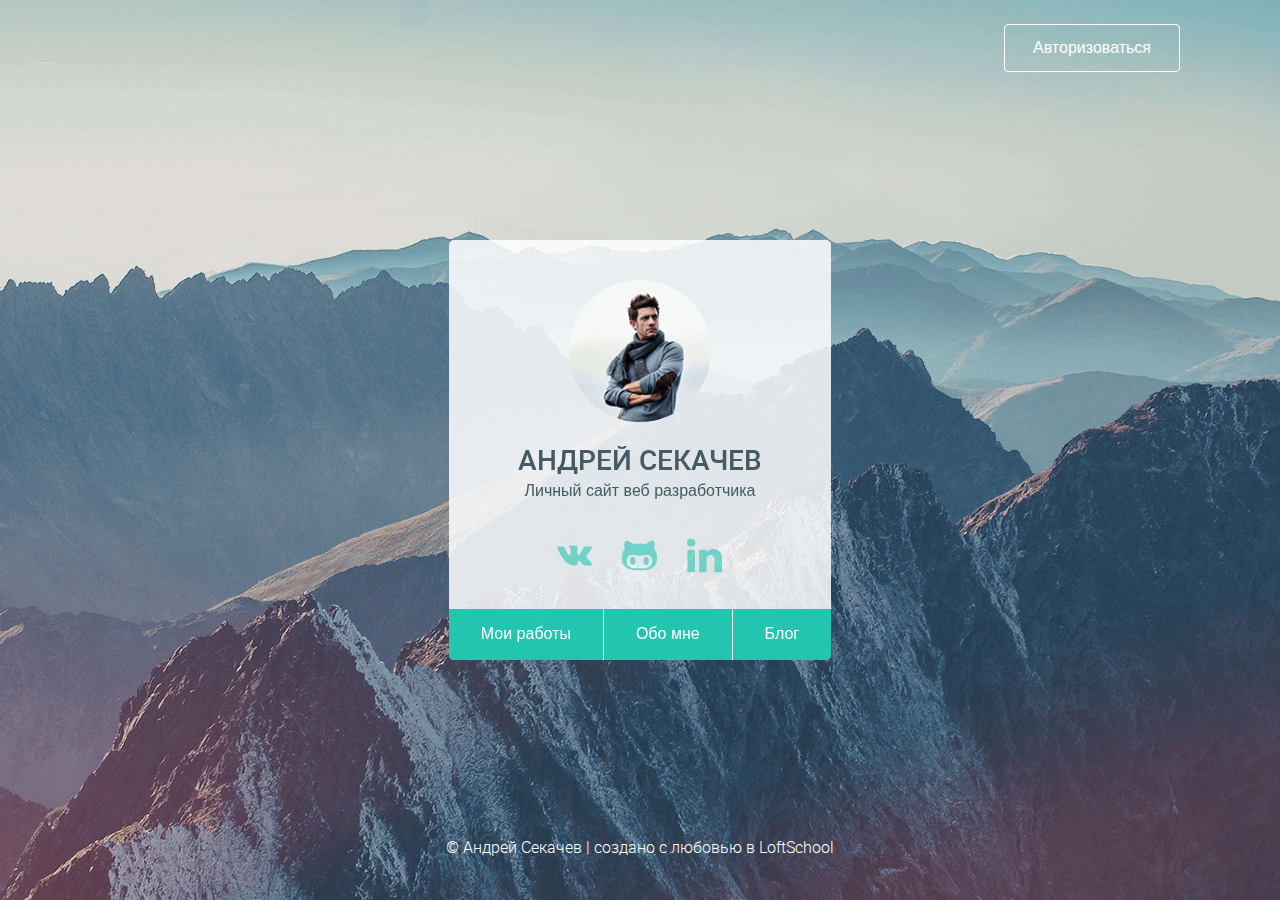
<file: index.html>
<!DOCTYPE html>
<html>
  <head>
    <meta charset="utf-8">
    <title>Home page</title>
    <meta content="" name="author">
    <meta content="" name="description">
    <meta content="" name="keywords">
    <meta content="width=device-width, initial-scale=1" name="viewport">
    <meta content="ie=edge" http-equiv="x-ua-compatible"><link rel="shortcut icon" href="assets/img/favicon.png" type="image/png">
    <link rel="stylesheet" href="/assets/css/foundation.css">
    <link rel="stylesheet" href="/assets/css/app.css">
    <script src="/assets/js/foundation.js" defer></script>
    <script src="/assets/js/app.js" defer></script><!--[if lt IE 9]>
    <script src="http://cdnjs.cloudflare.com/ajax/libs/html5shiv/3.7.2/html5shiv.min.js"></script><![endif]-->
  </head>
  <body>
    <div class="wrapper">
      <div class="maincontent">
        <div class="preloader">
          <div class="preloader__spinner">
            <div class="preloader__animation"></div>
            <div class="preloader__percents">0%</div>
          </div>
        </div>
        <div class="parallax" id="parallax">
          <div class="parallax__layer"><img class="parallax__image" src="assets/img/parallax/2.png" alt="parallax layer"></div>
          <div class="parallax__layer"><img class="parallax__image" src="assets/img/parallax/3.png" alt="parallax layer"></div>
          <div class="parallax__layer"><img class="parallax__image" src="assets/img/parallax/4.png" alt="parallax layer"></div>
          <div class="parallax__layer"><img class="parallax__image" src="assets/img/parallax/5.png" alt="parallax layer"></div>
          <div class="parallax__layer"><img class="parallax__image" src="assets/img/parallax/6.png" alt="parallax layer"></div>
          <div class="parallax__layer"><img class="parallax__image" src="assets/img/parallax/7.png" alt="parallax layer"></div>
        </div>
        <section class="welcome section_height_100vh">
          <button class="button button_pos_absolute" id="flip-to-back"><span class="text_color_accent text_color_white">Авторизоваться</span></button>
          <div class="flip-container">
            <div class="flipper">
              <div class="login-box login-box__welcome">
                <div class="login-box__pic"><img class="login-box__pic-elem" src="assets/img/user.jpg" alt="user-photo"></div><span class="login-box__title text_size_28">Андрей Секачев</span><span class="login-box__subtitle">Личный сайт веб разработчика</span>
                <ul class="socials login-box__socials socials_color_cyan">
                  <li class="socials__item socials__item_welcome"><a class="socials__link" href="#">
                          <svg class="socials__icon">
                            <use xlink:href="assets/img/sprite/sprite.svg#vk"></use>
                          </svg></a></li>
                  <li class="socials__item socials__item_welcome"><a class="socials__link" href="#">
                          <svg class="socials__icon">
                            <use xlink:href="assets/img/sprite/sprite.svg#github"></use>
                          </svg></a></li>
                  <li class="socials__item socials__item_welcome"><a class="socials__link" href="#">
                          <svg class="socials__icon">
                            <use xlink:href="assets/img/sprite/sprite.svg#in"></use>
                          </svg></a></li>
                </ul>
                <nav class="navigation">
                  <ul class="navigation__list">
                    <li class="navigation__item"><a class="navigation__link" href="works.html"><span class="text_color_white">Мои работы</span></a></li>
                    <li class="navigation__item"><a class="navigation__link" href="about.html"><span class="text_color_white">Обо мне</span></a></li>
                    <li class="navigation__item"><a class="navigation__link" href="blog.html"><span class="text_color_white">Блог</span></a></li>
                  </ul>
                </nav>
              </div>
              <div class="login-block">
                <div class="title login-block__title text_font_35"><span class="title__text">Авторизируйтесь</span></div>
                <form class="form form-auth" id="form_welcome">
                  <div class="form__inputs-block">
                    <label class="form__label form__label_login" for="login">
                      <input class="form__input" id="login" type="text" placeholder="Логин" name="login">
                    </label>
                    <label class="form__label form__label_pass" for="password">
                      <input class="form__input" id="password" type="password" placeholder="Пароль" name="password">
                    </label>
                  </div>
                  <div class="form__checks">
                    <label class="form__label_check">
                      <input class="form__input" type="checkbox"><span class="label-text label-text_checkbox">Я человек</span>
                    </label>
                    <div class="form__checks-text"><span class="text">Вы точно не робот?</span></div>
                    <div class="form__answers">
                      <label class="form__label_radio">
                        <input class="form__input" type="radio" name="choice" value="yes"><span class="label-text label-text_radio">Да</span>
                      </label>
                      <label class="form__label_radio">
                        <input class="form__input" type="radio" name="choice" value="no"><span class="label-text label-text_radio">Не уверен</span>
                      </label>
                    </div>
                  </div>
                </form>
                <div class="form__buttons">
                  <button class="button_auth button_trigger" id="flip-to-front" type="button"><span class="text_color_white">На главную</span></button>
                  <button class="button_auth button_submit" id="button_submit" type="submit"><span class="text_color_white">Войти</span></button>
                </div>
                <div class="error-popup error-popup_login">Вы не ввели логин</div>
                <div class="error-popup error-popup_pass">Вы не ввели пароль</div>
              </div>
            </div>
          </div>
          <footer class="footer welcome__footer"><span class="footer__copyright">© Андрей Секачев | создано с любовью в LoftSchool       </span></footer>
        </section>
      </div>
    </div>
  </body>
</html>
</file>
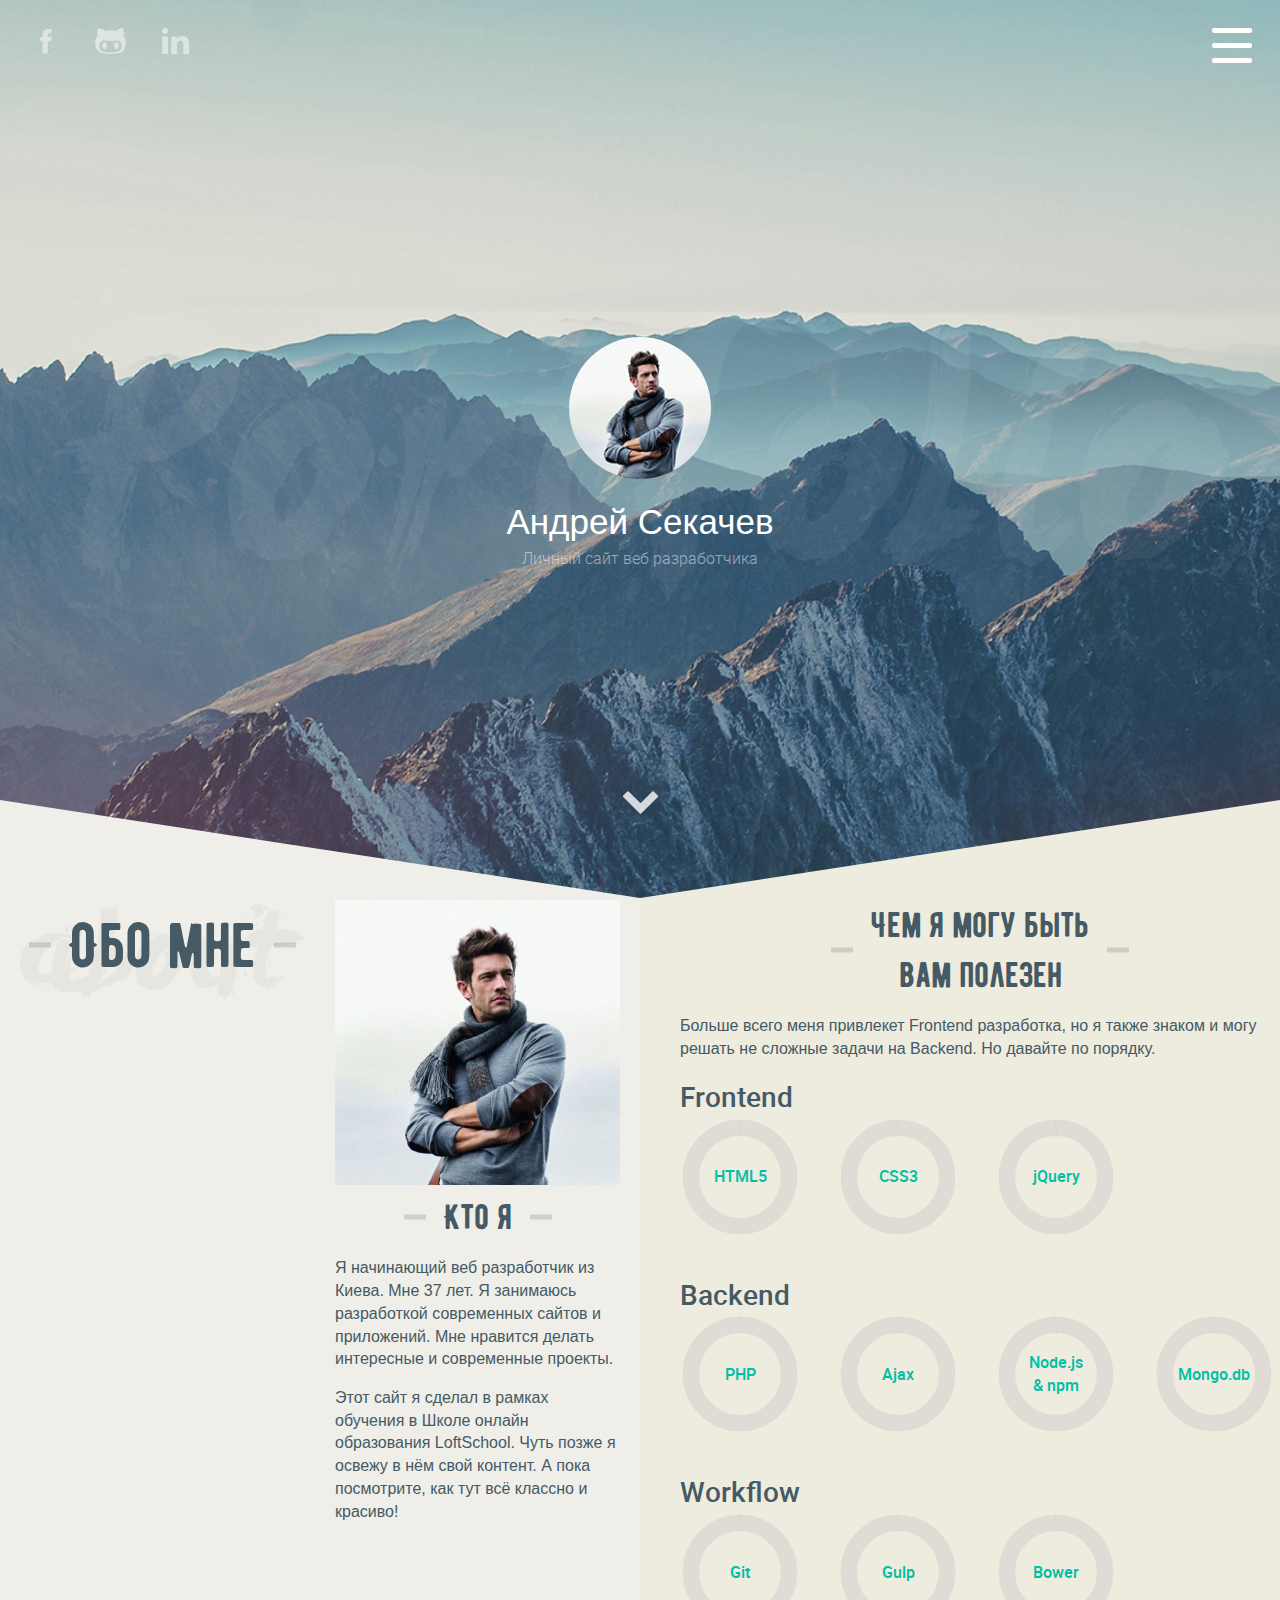
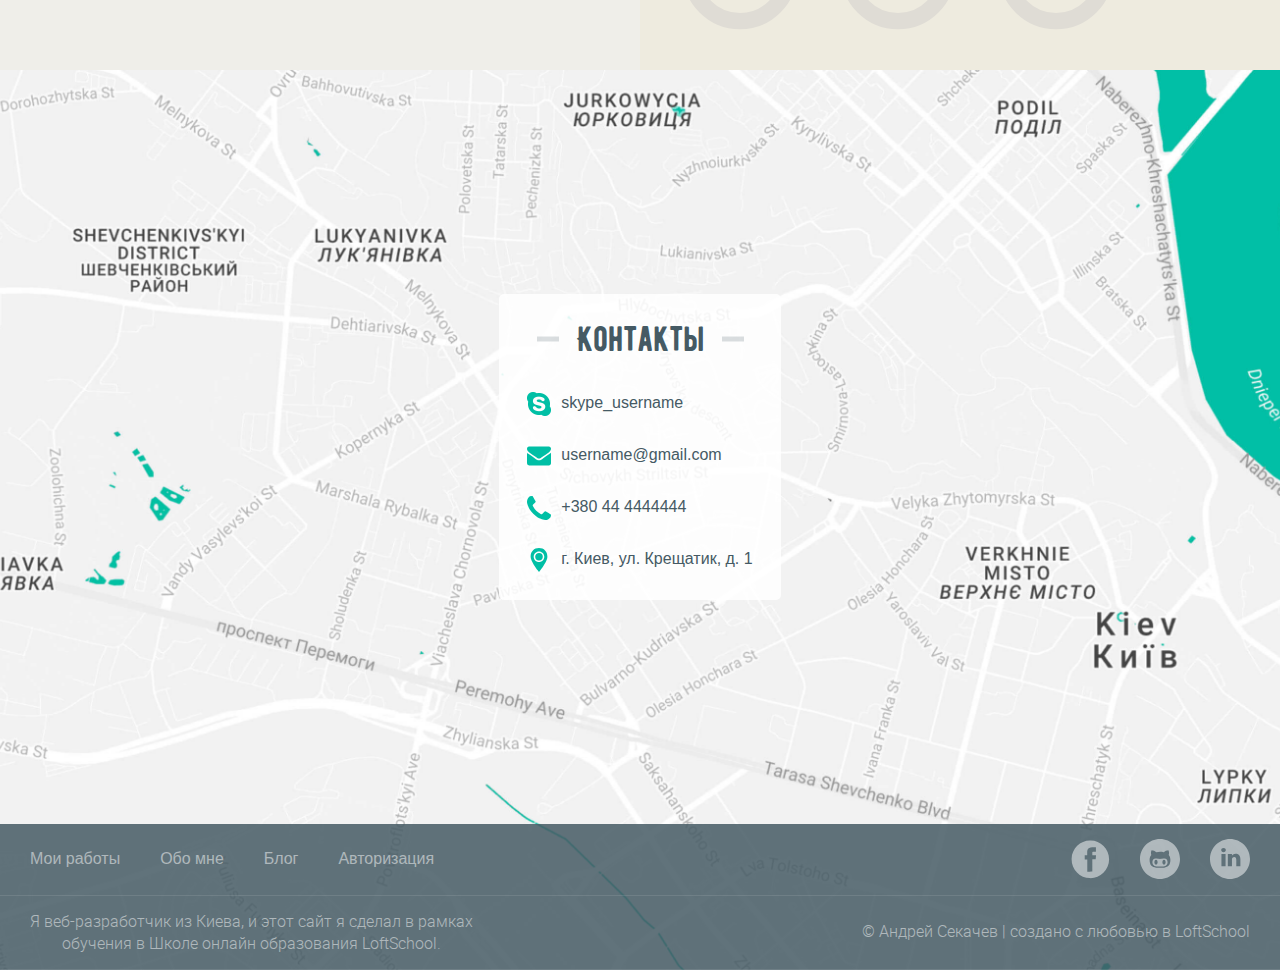
<file: about.html>
<!DOCTYPE html>
<html>
  <head>
    <meta charset="utf-8">
    <title>About</title>
    <meta content="" name="author">
    <meta content="" name="description">
    <meta content="" name="keywords">
    <meta content="width=device-width, initial-scale=1" name="viewport">
    <meta content="ie=edge" http-equiv="x-ua-compatible"><link rel="shortcut icon" href="assets/img/favicon.png" type="image/png">
    <link rel="stylesheet" href="/assets/css/foundation.css">
    <link rel="stylesheet" href="/assets/css/app.css">
    <script src="/assets/js/foundation.js" defer></script>
    <script src="/assets/js/app.js" defer></script><!--[if lt IE 9]>
    <script src="http://cdnjs.cloudflare.com/ajax/libs/html5shiv/3.7.2/html5shiv.min.js"></script><![endif]-->
  </head>
  <body>
    <div class="wrapper">
      <div class="maincontent">
        <header class="header">
          <div class="header__bg" id="header__bg"></div>
          <div class="header__top-line">
            <ul class="socials text_color_rgba-white">
              <li class="socials__item social__item_header"><a class="socials__link socials__link_header" href="#">
                          <svg class="socials__icon socials__icon_header">
                            <use xlink:href="assets/img/sprite/sprite.svg#fb"></use>
                          </svg></a></li>
              <li class="socials__item social__item_header"><a class="socials__link socials__link_header" href="#">
                          <svg class="socials__icon socials__icon_header">
                            <use xlink:href="assets/img/sprite/sprite.svg#github"></use>
                          </svg></a></li>
              <li class="socials__item social__item_header"><a class="socials__link socials__link_header" href="#">
                          <svg class="socials__icon socials__icon_header">
                            <use xlink:href="assets/img/sprite/sprite.svg#in"></use>
                          </svg></a></li>
            </ul>
            <div class="hamburger"><span class="hamburger__line"></span><span class="hamburger__line"></span><span class="hamburger__line"></span></div>
          </div>
          <div class="header__title_transparent"><img class="title_image_transparent" id="title_image_transparent" src="assets/img/portfolio_header_bg.png" alt="portfolio header"></div>
          <div class="login-box login-box__bg_transparent" id="login-box">
            <div class="login-box__pic"><img class="login-box__pic-elem" src="assets/img/user.jpg" alt="user-photo"></div><span class="login-box__title_35px">Андрей Секачев</span><span class="login-box__subtitle_header">Личный сайт веб разработчика</span>
          </div><a class="arrow-scroll_header_down" href="#about">
                    <svg class="arrow-scroll_header">
                      <use xlink:href="assets/img/sprite/sprite.svg#arrow_down"></use>
                    </svg></a>
                  <svg class="triangles triangles_pos_absolute" xmlns="http://www.w3.org/2000/svg" viewbox="0 0 1000 100" preserveAspectRatio="none">
                    <polygon class="triangles_fill_grey" points="0,0 0,100 500,100 500,98"></polygon>
                    <polygon class="triangles_fill_beige" points="1000,0   1000,100   500,100   500,98"></polygon>
                  </svg>
        </header>
        <div class="fullscreen-menu">
          <div class="fullscreen-menu__bg fullscreen-menu__bg_left"></div>
          <div class="fullscreen-menu__bg fullscreen-menu__bg_right"></div>
          <nav class="fullscreen-menu__nav">
            <ul class="fullscreen-menu__list">
              <li class="fullscreen-menu__item"><a class="fullscreen-menu__link title text_font_63" href="/works.html"><span class="title__text text_color_white">Мои работы</span></a></li>
              <li class="fullscreen-menu__item"><a class="fullscreen-menu__link title text_font_63" href="/about.html"><span class="title__text text_color_white">Обо мне</span></a></li>
              <li class="fullscreen-menu__item"><a class="fullscreen-menu__link title text_font_63" href="/blog.html"><span class="title__text text_color_white">Блог</span></a></li>
              <li class="fullscreen-menu__item"><a class="fullscreen-menu__link title text_font_63" href="/index.html"><span class="title__text text_color_white">Авторизация</span></a></li>
            </ul>
          </nav>
        </div>
        <section class="section section_about" id="about">
          <div class="about-descr">
            <div class="about-descr__title">
              <div class="title text_font_63 text_align_center flex_width_50"><span class="title__text">Обо мне</span></div>
            </div>
            <div class="user">
              <div class="user__image"><img class="about__user_pic" src="assets/img/user-pic.jpg" alt="user-pic"></div>
              <div class="title text_font_35 text_align_center"><span class="title__text">Кто я</span></div>
              <div class="user__text">
                <p>Я начинающий веб разработчик из Киева. Мне 37 лет. Я занимаюсь разработкой современных сайтов и приложений. Мне нравится делать интересные и современные проекты.</p>
                <p>Этот сайт я сделал в рамках обучения в Школе онлайн образования LoftSchool. Чуть позже я освежу в нём свой контент. А пока посмотрите, как тут всё классно и красиво!</p>
              </div>
            </div>
          </div>
          <div class="skills">
            <div class="skills__descr">
              <div class="title text_font_35 text_align_center"><span class="title__text">Чем я могу быть<br> вам полезен</span></div>
              <div class="about__text">
                <p>Больше всего меня привлекет Frontend разработка, но я также знаком и могу решать не сложные задачи на Backend. Но давайте по порядку.</p>
              </div>
            </div>
            <div class="skills__content"></div>
            <ul class="skills__list">
              <li class="skills__item">
                <div class="skill-section">
                  <div class="skill-section__title">Frontend
                    <ul class="circles">
                      <li class="circles__item">
                        <div class="skill">
                          <svg class="skill__circle" viewbox="0 0 110 110">
                            <circle class="skill__circle_first" r="45" cx="50%" cy="50%" fill="none"></circle>
                            <circle class="skill__circle_second circle-90" r="45" cx="50%" cy="50%" transform="rotate(-90 55 55)"></circle>
                          </svg><span class="skill__name">HTML5</span>
                        </div>
                      </li>
                      <li class="circles__item">
                        <div class="skill">
                          <svg class="skill__circle" viewbox="0 0 110 110">
                            <circle class="skill__circle_first" r="45" cx="50%" cy="50%" fill="none"></circle>
                            <circle class="skill__circle_second circle-85" r="45" cx="50%" cy="50%" transform="rotate(-90 55 55)"></circle>
                          </svg><span class="skill__name">CSS3</span>
                        </div>
                      </li>
                      <li class="circles__item">
                        <div class="skill">
                          <svg class="skill__circle" viewbox="0 0 110 110">
                            <circle class="skill__circle_first" r="45" cx="50%" cy="50%" fill="none"></circle>
                            <circle class="skill__circle_second circle-85" r="45" cx="50%" cy="50%" transform="rotate(-90 55 55)"></circle>
                          </svg><span class="skill__name">jQuery</span>
                        </div>
                      </li>
                    </ul>
                  </div>
                </div>
              </li>
            </ul>
            <ul class="skills__list">
              <li class="skills__item">
                <div class="skill-section">
                  <div class="skill-section__title">Backend
                    <ul class="circles">
                      <li class="circles__item">
                        <div class="skill">
                          <svg class="skill__circle" viewbox="0 0 110 110">
                            <circle class="skill__circle_first" r="45" cx="50%" cy="50%" fill="none"></circle>
                            <circle class="skill__circle_second circle-90" r="45" cx="50%" cy="50%" transform="rotate(-90 55 55)"></circle>
                          </svg><span class="skill__name">PHP</span>
                        </div>
                      </li>
                      <li class="circles__item">
                        <div class="skill">
                          <svg class="skill__circle" viewbox="0 0 110 110">
                            <circle class="skill__circle_first" r="45" cx="50%" cy="50%" fill="none"></circle>
                            <circle class="skill__circle_second circle-85" r="45" cx="50%" cy="50%" transform="rotate(-90 55 55)"></circle>
                          </svg><span class="skill__name">Ajax</span>
                        </div>
                      </li>
                      <li class="circles__item">
                        <div class="skill">
                          <svg class="skill__circle" viewbox="0 0 110 110">
                            <circle class="skill__circle_first" r="45" cx="50%" cy="50%" fill="none"></circle>
                            <circle class="skill__circle_second circle-85" r="45" cx="50%" cy="50%" transform="rotate(-90 55 55)"></circle>
                          </svg><span class="skill__name">Node.js<br>& npm</span>
                        </div>
                      </li>
                      <li class="circles__item">
                        <div class="skill">
                          <svg class="skill__circle" viewbox="0 0 110 110">
                            <circle class="skill__circle_first" r="45" cx="50%" cy="50%" fill="none"></circle>
                            <circle class="skill__circle_second circle-85" r="45" cx="50%" cy="50%" transform="rotate(-90 55 55)"></circle>
                          </svg><span class="skill__name">Mongo.db</span>
                        </div>
                      </li>
                    </ul>
                  </div>
                </div>
              </li>
            </ul>
            <ul class="skills__list">
              <li class="skills__item">
                <div class="skill-section">
                  <div class="skill-section__title">Workflow
                    <ul class="circles">
                      <li class="circles__item">
                        <div class="skill">
                          <svg class="skill__circle" viewbox="0 0 110 110">
                            <circle class="skill__circle_first" r="45" cx="50%" cy="50%" fill="none"></circle>
                            <circle class="skill__circle_second circle-90" r="45" cx="50%" cy="50%" transform="rotate(-90 55 55)"></circle>
                          </svg><span class="skill__name">Git</span>
                        </div>
                      </li>
                      <li class="circles__item">
                        <div class="skill">
                          <svg class="skill__circle" viewbox="0 0 110 110">
                            <circle class="skill__circle_first" r="45" cx="50%" cy="50%" fill="none"></circle>
                            <circle class="skill__circle_second circle-85" r="45" cx="50%" cy="50%" transform="rotate(-90 55 55)"></circle>
                          </svg><span class="skill__name">Gulp</span>
                        </div>
                      </li>
                      <li class="circles__item">
                        <div class="skill">
                          <svg class="skill__circle" viewbox="0 0 110 110">
                            <circle class="skill__circle_first" r="45" cx="50%" cy="50%" fill="none"></circle>
                            <circle class="skill__circle_second circle-85" r="45" cx="50%" cy="50%" transform="rotate(-90 55 55)"></circle>
                          </svg><span class="skill__name">Bower</span>
                        </div>
                      </li>
                    </ul>
                  </div>
                </div>
              </li>
            </ul>
          </div>
        </section>
        <section class="section section_height_100vh section_map">
          <div class="contacts_wrap">
            <div class="contacts login-box">
              <div class="title text_font_35"><span class="title__text">Контакты</span></div>
              <ul class="contacts__list">
                <li class="contacts__item">
                          <svg class="contacts__icon">
                            <use xlink:href="assets/img/sprite/sprite.svg#skype_n"></use>
                          </svg><span class="contacts__text">skype_username</span>
                </li>
                <li class="contacts__item">
                          <svg class="contacts__icon">
                            <use xlink:href="assets/img/sprite/sprite.svg#envelope"></use>
                          </svg><span class="contacts__text">username@gmail.com</span>
                </li>
                <li class="contacts__item">
                          <svg class="contacts__icon">
                            <use xlink:href="assets/img/sprite/sprite.svg#phone"></use>
                          </svg><span class="contacts__text">+380 44 4444444</span>
                </li>
                <li class="contacts__item">
                          <svg class="contacts__icon">
                            <use xlink:href="assets/img/sprite/sprite.svg#map_marker"></use>
                          </svg><span class="contacts__text">г. Киев, ул. Крещатик, д. 1</span>
                </li>
              </ul>
            </div>
          </div>
          <footer class="footer footer_flex">
            <div class="footer__row">
              <nav class="footer__nav">
                <ul class="footer__list">
                  <li class="footer__item"><a class="footer__link" href="works.html">Мои работы</a></li>
                  <li class="footer__item"><a class="footer__link" href="about.html">Обо мне</a></li>
                  <li class="footer__item"><a class="footer__link" href="blog.html">Блог</a></li>
                  <li class="footer__item"><a class="footer__link" href="#">Авторизация</a></li>
                </ul>
              </nav>
              <div class="footer__socials">
                <ul class="socials social_view_circle">
                  <li class="socials__item"><a class="socials__link socials__link_footer" href="#">
                              <svg class="socials__icon socials__icon_footer">
                                <use xlink:href="assets/img/sprite/sprite.svg#fb_round"></use>
                              </svg></a></li>
                  <li class="socials__item"><a class="socials__link socials__link_footer" href="#">
                              <svg class="socials__icon socials__icon_footer">
                                <use xlink:href="assets/img/sprite/sprite.svg#github_round"></use>
                              </svg></a></li>
                  <li class="socials__item"><a class="socials__link socials__link_footer" href="#">
                              <svg class="socials__icon socials__icon_footer">
                                <use xlink:href="assets/img/sprite/sprite.svg#in_round"></use>
                              </svg></a></li>
                </ul>
              </div>
            </div>
            <div class="footer__row"><span class="footer__text">Я веб-разработчик из Киева, и этот сайт я сделал в рамках<br> обучения в Школе онлайн образования LoftSchool. </span><span class="footer__text footer__text_copyright">© Андрей Секачев | создано с любовью в LoftSchool</span></div>
          </footer>
        </section>
      </div>
    </div>
  </body>
</html>
</file>
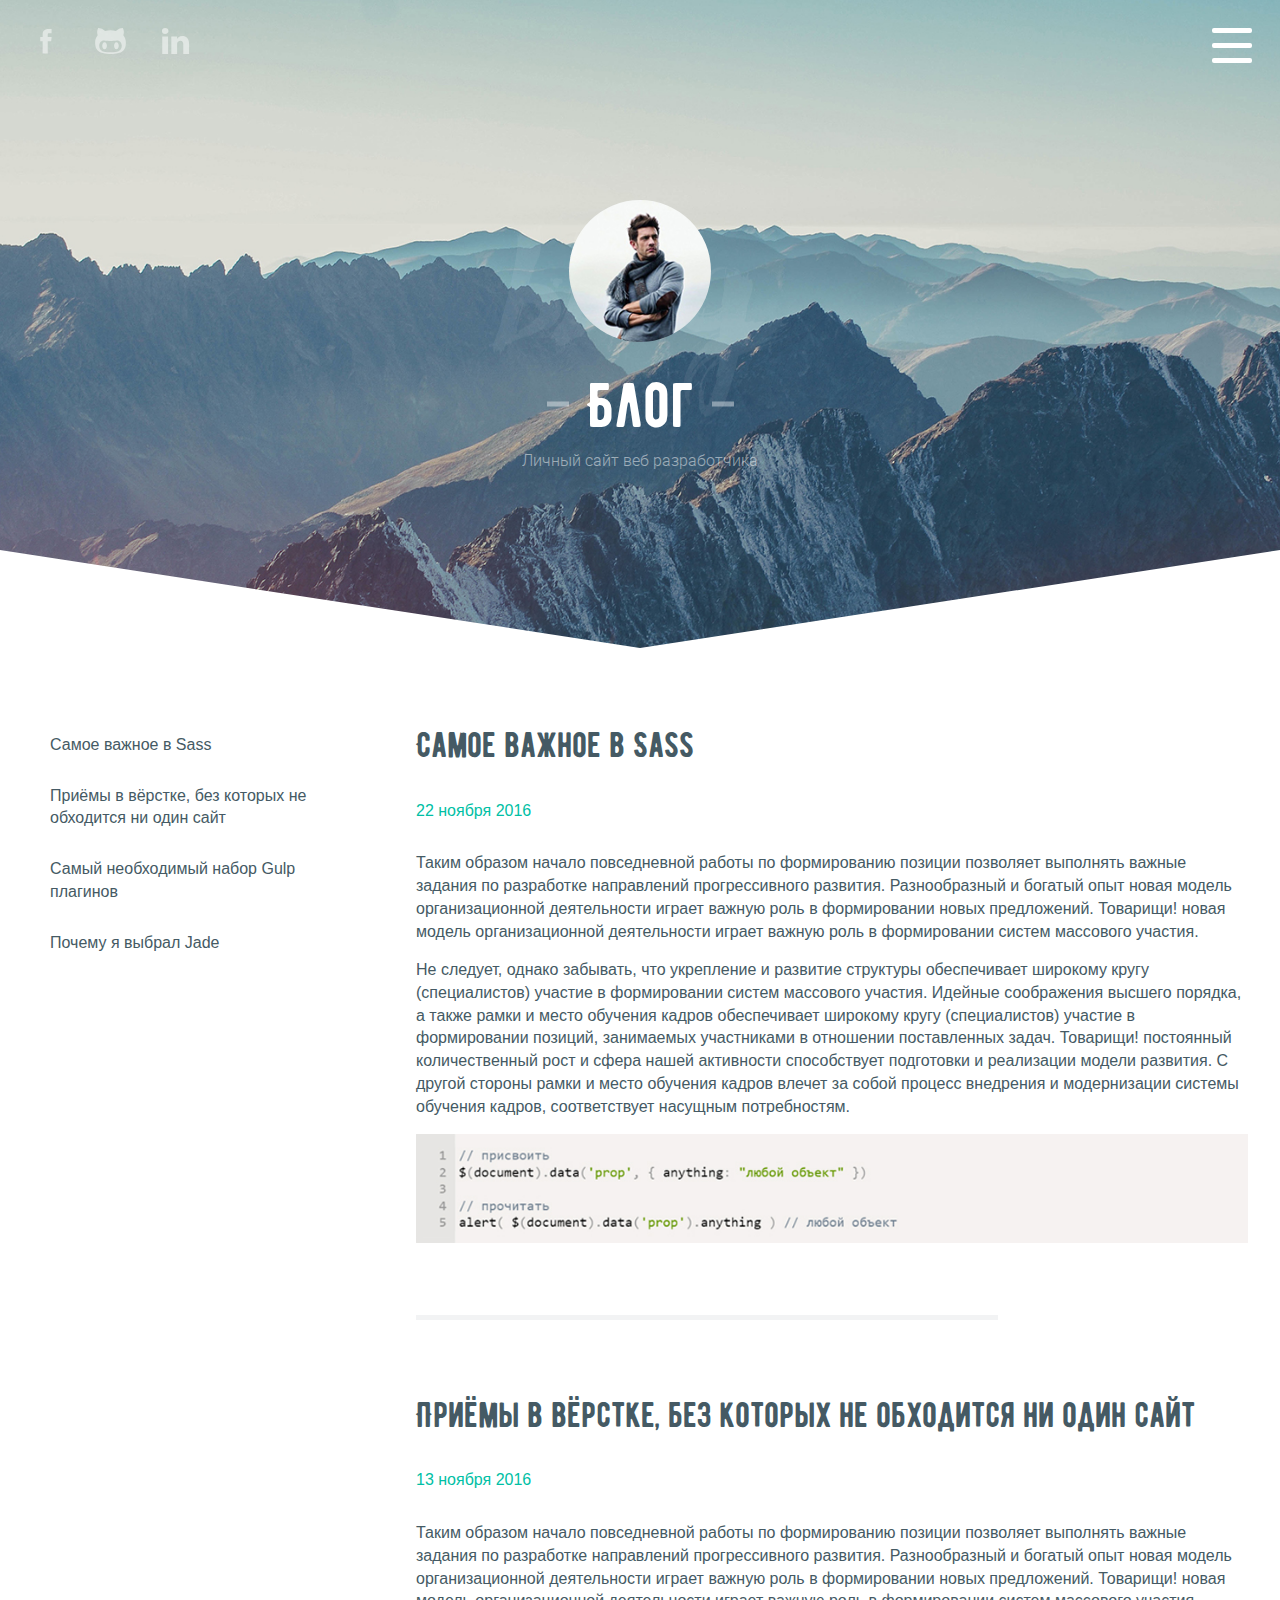
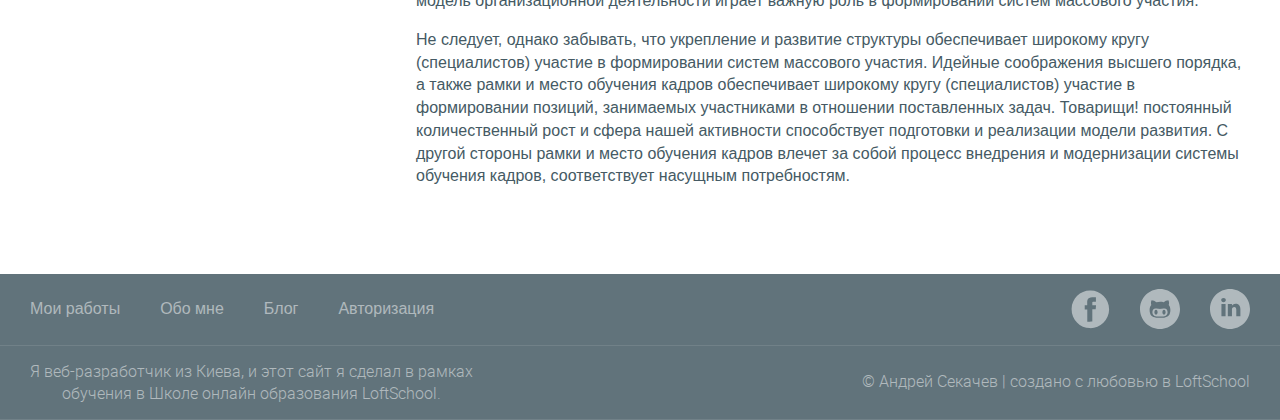
<file: blog.html>
<!DOCTYPE html>
<html>
  <head>
    <meta charset="utf-8">
    <title>Blog</title>
    <meta content="" name="author">
    <meta content="" name="description">
    <meta content="" name="keywords">
    <meta content="width=device-width, initial-scale=1" name="viewport">
    <meta content="ie=edge" http-equiv="x-ua-compatible"><link rel="shortcut icon" href="assets/img/favicon.png" type="image/png">
    <link rel="stylesheet" href="/assets/css/foundation.css">
    <link rel="stylesheet" href="/assets/css/app.css">
    <script src="/assets/js/foundation.js" defer></script>
    <script src="/assets/js/app.js" defer></script><!--[if lt IE 9]>
    <script src="http://cdnjs.cloudflare.com/ajax/libs/html5shiv/3.7.2/html5shiv.min.js"></script><![endif]-->
  </head>
  <body>
    <div class="wrapper">
      <div class="maincontent">
        <header class="header header_blog">
          <div class="header__bg" id="header__bg"></div>
          <div class="header__top-line">
            <ul class="socials text_color_rgba-white">
              <li class="socials__item social__item_header"><a class="socials__link socials__link_header" href="#">
                          <svg class="socials__icon socials__icon_header">
                            <use xlink:href="assets/img/sprite/sprite.svg#fb"></use>
                          </svg></a></li>
              <li class="socials__item social__item_header"><a class="socials__link socials__link_header" href="#">
                          <svg class="socials__icon socials__icon_header">
                            <use xlink:href="assets/img/sprite/sprite.svg#github"></use>
                          </svg></a></li>
              <li class="socials__item social__item_header"><a class="socials__link socials__link_header" href="#">
                          <svg class="socials__icon socials__icon_header">
                            <use xlink:href="assets/img/sprite/sprite.svg#in"></use>
                          </svg></a></li>
            </ul>
            <div class="hamburger"><span class="hamburger__line"></span><span class="hamburger__line"></span><span class="hamburger__line"></span></div>
          </div>
          <div class="header__title_transparent"><img class="title_image_transparent" id="title_image_transparent" src="assets/img/blog_header.png" alt="blog header"></div>
          <div class="login-box login-box__bg_transparent" id="login-box">
            <div class="login-box__pic"><img class="login-box__pic-elem" src="assets/img/user.jpg" alt="user-photo"></div>
            <div class="title text_font_63 text_color_white"><span class="title__text_white">Блог</span></div><span class="login-box__subtitle_header">Личный сайт веб разработчика</span>
          </div>
                  <svg class="triangles" xmlns="http://www.w3.org/2000/svg" viewbox="0 0 1000 100" preserveAspectRatio="none">
                    <polygon class="triangles_fill_white" points="0,0 0,100 500,100 500,98"></polygon>
                    <polygon class="triangles_fill_white" points="1000,0   1000,100   500,100   500,98"></polygon>
                  </svg>
        </header>
        <div class="fullscreen-menu">
          <div class="fullscreen-menu__bg fullscreen-menu__bg_left"></div>
          <div class="fullscreen-menu__bg fullscreen-menu__bg_right"></div>
          <nav class="fullscreen-menu__nav">
            <ul class="fullscreen-menu__list">
              <li class="fullscreen-menu__item"><a class="fullscreen-menu__link title text_font_63" href="/works.html"><span class="title__text text_color_white">Мои работы</span></a></li>
              <li class="fullscreen-menu__item"><a class="fullscreen-menu__link title text_font_63" href="/about.html"><span class="title__text text_color_white">Обо мне</span></a></li>
              <li class="fullscreen-menu__item"><a class="fullscreen-menu__link title text_font_63" href="/blog.html"><span class="title__text text_color_white">Блог</span></a></li>
              <li class="fullscreen-menu__item"><a class="fullscreen-menu__link title text_font_63" href="/index.html"><span class="title__text text_color_white">Авторизация</span></a></li>
            </ul>
          </nav>
        </div>
        <section class="section_blog">
          <aside class="aside aside_width_25"><span class="menu-trigger"></span>
            <nav class="nav_blog">
              <ul class="aside__list">
                <li class="aside__item"><a class="aside__link" href="#">Самое важное в Sass</a></li>
                <li class="aside__item"><a class="aside__link" href="#">Приёмы в вёрстке, без которых не обходится ни один сайт</a></li>
                <li class="aside__item"><a class="aside__link" href="#">Самый необходимый набор Gulp плагинов</a></li>
                <li class="aside__item"><a class="aside__link" href="#">Почему я выбрал Jade</a></li>
              </ul>
            </nav>
          </aside>
          <section class="section_content section_content_width_65">
            <article class="article_blog">
              <div class="title text_font_35">Самое важное в Sass</div>
              <div class="article__date">
                <time class="article__time" datetime="2016-11-22">22 ноября 2016</time>
              </div>
              <div class="article__text">
                <p>Таким образом начало повседневной работы по формированию позиции позволяет выполнять важные задания по разработке направлений прогрессивного развития. Разнообразный и богатый опыт новая модель организационной деятельности играет важную роль в формировании новых предложений. Товарищи! новая модель организационной деятельности играет важную роль в формировании систем массового участия.</p>
                <p>Не следует, однако забывать, что укрепление и развитие структуры обеспечивает широкому кругу (специалистов) участие в формировании систем массового участия. Идейные соображения высшего порядка, а также рамки и место обучения кадров обеспечивает широкому кругу (специалистов) участие в формировании позиций, занимаемых участниками в отношении поставленных задач. Товарищи! постоянный количественный рост и сфера нашей активности способствует подготовки и реализации модели развития. С другой стороны рамки и место обучения кадров влечет за собой процесс внедрения и модернизации системы обучения кадров, соответствует насущным потребностям.</p>
              </div>
              <div class="article__code"><img class="article__code-image" src="assets/img/code.jpg" alt="code"></div>
            </article>
            <article class="article_blog">
              <div class="title text_font_35">Приёмы в вёрстке, без которых не обходится ни один сайт</div>
              <div class="article__date">
                <time class="article__time" datetime="2016-11-13">13 ноября 2016</time>
              </div>
              <div class="article__text">
                <p>Таким образом начало повседневной работы по формированию позиции позволяет выполнять важные задания по разработке направлений прогрессивного развития. Разнообразный и богатый опыт новая модель организационной деятельности играет важную роль в формировании новых предложений. Товарищи! новая модель организационной деятельности играет важную роль в формировании систем массового участия.</p>
                <p>Не следует, однако забывать, что укрепление и развитие структуры обеспечивает широкому кругу (специалистов) участие в формировании систем массового участия. Идейные соображения высшего порядка, а также рамки и место обучения кадров обеспечивает широкому кругу (специалистов) участие в формировании позиций, занимаемых участниками в отношении поставленных задач. Товарищи! постоянный количественный рост и сфера нашей активности способствует подготовки и реализации модели развития. С другой стороны рамки и место обучения кадров влечет за собой процесс внедрения и модернизации системы обучения кадров, соответствует насущным потребностям.</p>
              </div>
            </article>
          </section>
        </section>
        <footer class="footer footer_flex">
          <div class="footer__row">
            <nav class="footer__nav">
              <ul class="footer__list">
                <li class="footer__item"><a class="footer__link" href="works.html">Мои работы</a></li>
                <li class="footer__item"><a class="footer__link" href="about.html">Обо мне</a></li>
                <li class="footer__item"><a class="footer__link" href="blog.html">Блог</a></li>
                <li class="footer__item"><a class="footer__link" href="#">Авторизация</a></li>
              </ul>
            </nav>
            <div class="footer__socials">
              <ul class="socials social_view_circle">
                <li class="socials__item"><a class="socials__link socials__link_footer" href="#">
                            <svg class="socials__icon socials__icon_footer">
                              <use xlink:href="assets/img/sprite/sprite.svg#fb_round"></use>
                            </svg></a></li>
                <li class="socials__item"><a class="socials__link socials__link_footer" href="#">
                            <svg class="socials__icon socials__icon_footer">
                              <use xlink:href="assets/img/sprite/sprite.svg#github_round"></use>
                            </svg></a></li>
                <li class="socials__item"><a class="socials__link socials__link_footer" href="#">
                            <svg class="socials__icon socials__icon_footer">
                              <use xlink:href="assets/img/sprite/sprite.svg#in_round"></use>
                            </svg></a></li>
              </ul>
            </div>
          </div>
          <div class="footer__row"><span class="footer__text">Я веб-разработчик из Киева, и этот сайт я сделал в рамках<br> обучения в Школе онлайн образования LoftSchool. </span><span class="footer__text footer__text_copyright">© Андрей Секачев | создано с любовью в LoftSchool</span></div>
        </footer>
      </div>
    </div>
  </body>
</html>
</file>
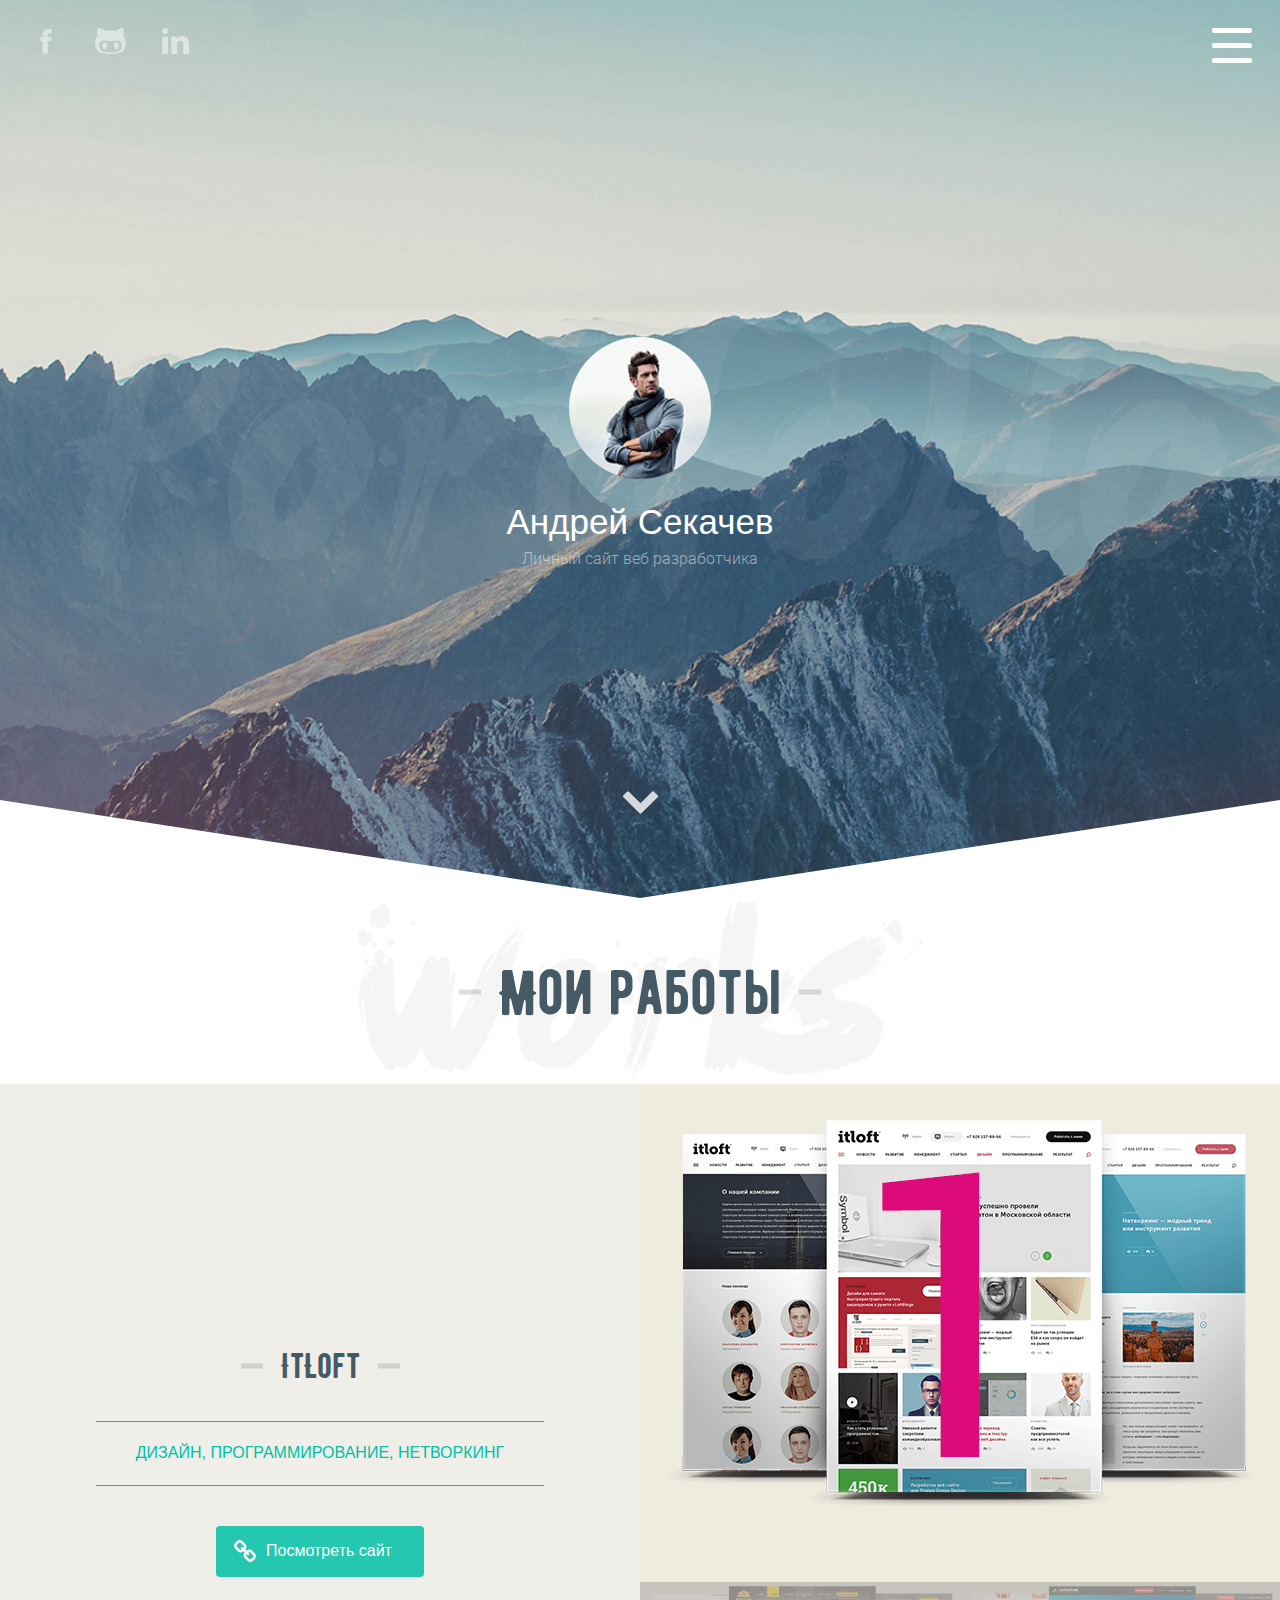
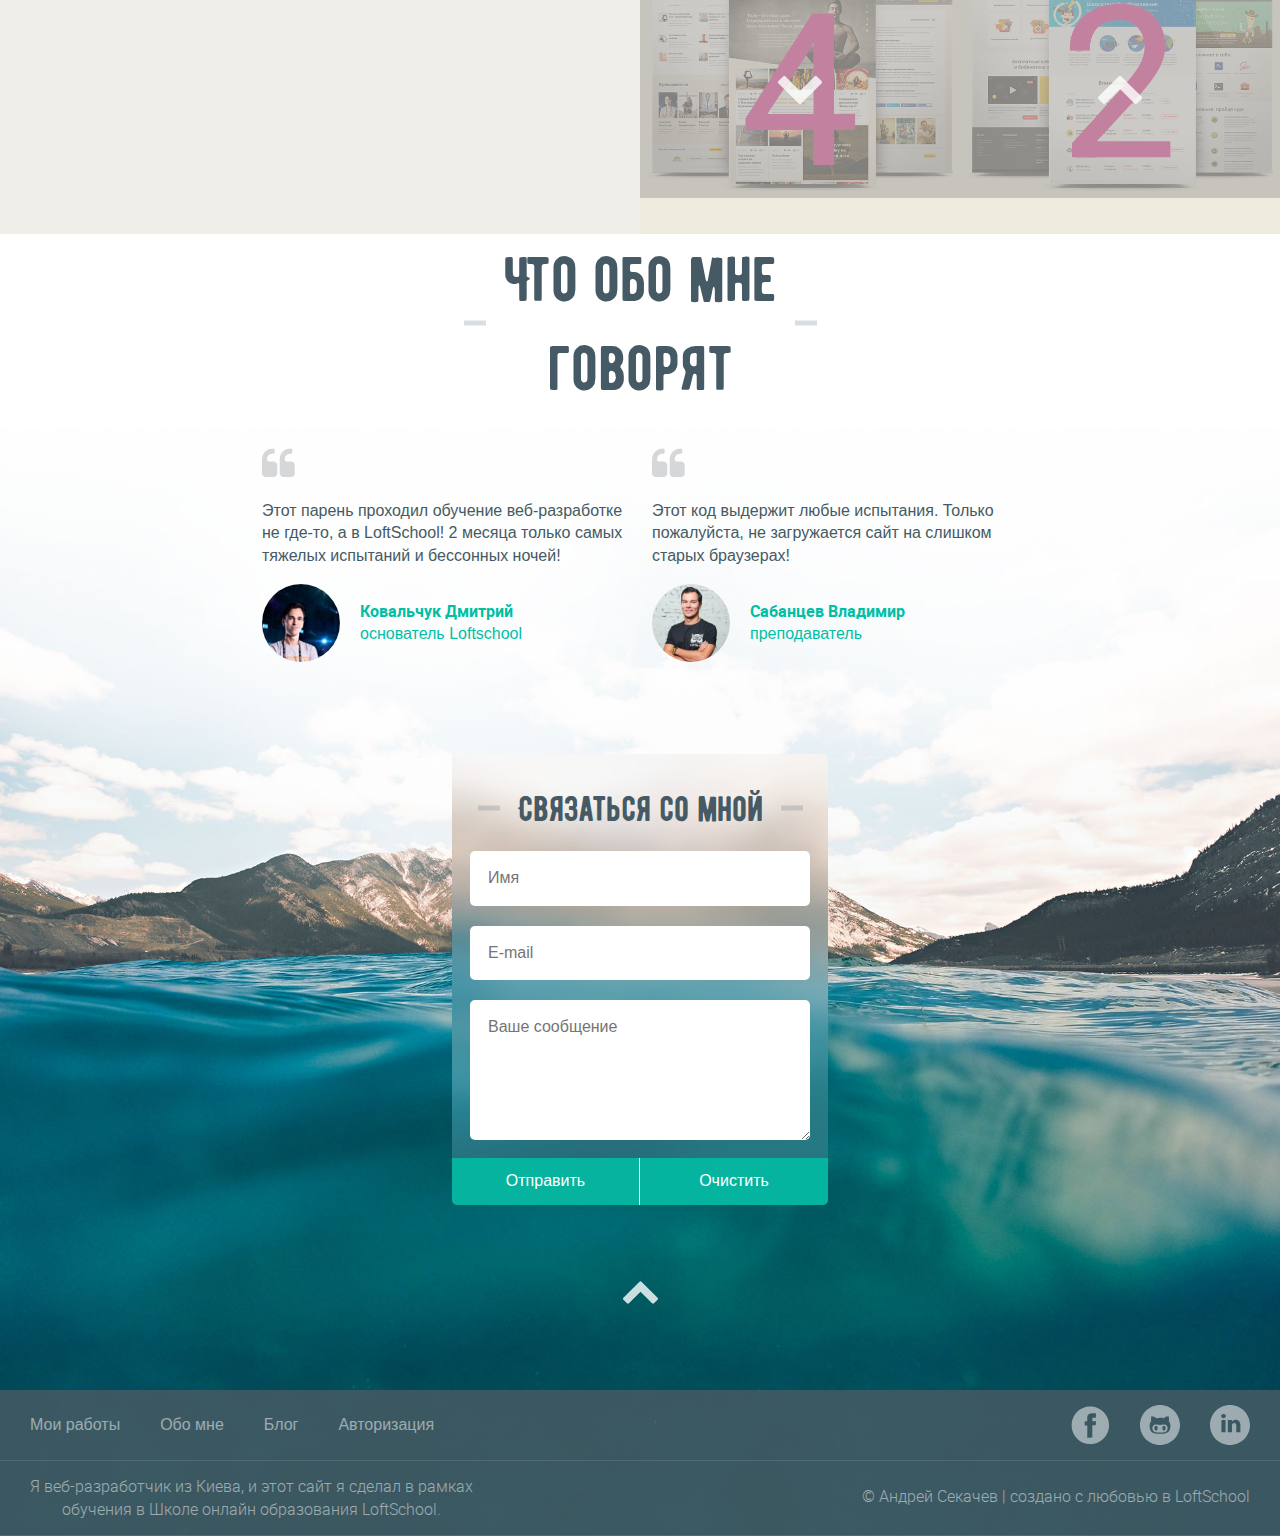
<file: works.html>
<!DOCTYPE html>
<html>
  <head>
    <meta charset="utf-8">
    <title>Works</title>
    <meta content="" name="author">
    <meta content="" name="description">
    <meta content="" name="keywords">
    <meta content="width=device-width, initial-scale=1" name="viewport">
    <meta content="ie=edge" http-equiv="x-ua-compatible"><link rel="shortcut icon" href="assets/img/favicon.png" type="image/png">
    <link rel="stylesheet" href="/assets/css/foundation.css">
    <link rel="stylesheet" href="/assets/css/app.css">
    <script src="/assets/js/foundation.js" defer></script>
    <script src="/assets/js/app.js" defer></script><!--[if lt IE 9]>
    <script src="http://cdnjs.cloudflare.com/ajax/libs/html5shiv/3.7.2/html5shiv.min.js"></script><![endif]-->
  </head>
  <body>
    <div class="wrapper">
      <div class="maincontent">
        <header class="header" id="to-top">
          <div class="header__bg" id="header__bg"></div>
          <div class="header__top-line">
            <ul class="socials text_color_rgba-white">
              <li class="socials__item social__item_header"><a class="socials__link socials__link_header" href="#">
                          <svg class="socials__icon socials__icon_header">
                            <use xlink:href="assets/img/sprite/sprite.svg#fb"></use>
                          </svg></a></li>
              <li class="socials__item social__item_header"><a class="socials__link socials__link_header" href="#">
                          <svg class="socials__icon socials__icon_header">
                            <use xlink:href="assets/img/sprite/sprite.svg#github"></use>
                          </svg></a></li>
              <li class="socials__item social__item_header"><a class="socials__link socials__link_header" href="#">
                          <svg class="socials__icon socials__icon_header">
                            <use xlink:href="assets/img/sprite/sprite.svg#in"></use>
                          </svg></a></li>
            </ul>
            <div class="hamburger"><span class="hamburger__line"></span><span class="hamburger__line"></span><span class="hamburger__line"></span></div>
          </div>
          <div class="header__title_transparent"><img id="title_image_transparent" src="assets/img/portfolio_header_bg.png" alt="portfolio header"></div>
          <div class="login-box login-box__bg_transparent" id="login-box">
            <div class="login-box__pic"><img class="login-box__pic-elem" src="assets/img/user.jpg" alt="user-photo"></div><span class="login-box__title_35px">Андрей Секачев</span><span class="login-box__subtitle_header">Личный сайт веб разработчика</span>
          </div><a class="arrow-scroll_header_down" href="#works">
                    <svg class="arrow-scroll_header">
                      <use xlink:href="assets/img/sprite/sprite.svg#arrow_down"></use>
                    </svg></a>
                  <svg class="triangles triangles_pos_absolute" xmlns="http://www.w3.org/2000/svg" viewbox="0 0 1000 100" preserveAspectRatio="none">
                    <polygon class="triangles_fill_white" points="0,0 0,100 500,100 500,98"></polygon>
                    <polygon class="triangles_fill_white" points="1000,0   1000,100   500,100   500,98"></polygon>
                  </svg>
        </header>
        <div class="fullscreen-menu">
          <div class="fullscreen-menu__bg fullscreen-menu__bg_left"></div>
          <div class="fullscreen-menu__bg fullscreen-menu__bg_right"></div>
          <nav class="fullscreen-menu__nav">
            <ul class="fullscreen-menu__list">
              <li class="fullscreen-menu__item"><a class="fullscreen-menu__link title text_font_63" href="/works.html"><span class="title__text text_color_white">Мои работы</span></a></li>
              <li class="fullscreen-menu__item"><a class="fullscreen-menu__link title text_font_63" href="/about.html"><span class="title__text text_color_white">Обо мне</span></a></li>
              <li class="fullscreen-menu__item"><a class="fullscreen-menu__link title text_font_63" href="/blog.html"><span class="title__text text_color_white">Блог</span></a></li>
              <li class="fullscreen-menu__item"><a class="fullscreen-menu__link title text_font_63" href="/index.html"><span class="title__text text_color_white">Авторизация</span></a></li>
            </ul>
          </nav>
        </div>
        <section class="section section_works" id="works">
          <div class="my-works">
            <div class="title text_font_63 text_align_center"><span class="title__text text_line-height_184">Мои работы</span></div>
          </div>
          <div class="slider">
            <div class="slider__descr block_width_50">
              <div class="descrcription">
                <div class="title text_font_35 text_align_center"><span class="title__text text_mb_30 slider__title">ItLoft</span></div>
                <div class="cources"> <span class="cources__text">Дизайн, программирование, Нетворкинг</span></div><a class="button_link slider__button_link" href="#"> <span class="text_color_white">Посмотреть сайт</span></a>
              </div>
            </div>
            <div class="slider__image_size_big block_width_50"><img class="slider_pic slider__img_big" src="assets/img/slider/1.png" alt="work-1"></div>
            <div class="slider__image_size_small block_width_50"><a class="slider__link slider__link_down" href="#">
                        <svg class="slide-toggle">
                          <use xlink:href="assets/img/sprite/sprite.svg#portf_arrow_down"></use>
                        </svg>
                <ul class="slider__list slider__list_down">
                  <li class="slider__item" data-src="assets/img/slider/1.png" data-title="ItLoft" data-tech="Дизайн, программирование, Нетворкинг" data-link="#"><img class="slider__pic" src="assets/img/slider/1.png" alt="next slide"></li>
                  <li class="slider__item" data-src="assets/img/slider/2.png" data-title="Сайт школы онлайн образования" data-tech="html, css, javascript" data-link="#"><img class="slider__pic" src="assets/img/slider/2.png" alt="next slide"></li>
                  <li class="slider__item" data-src="assets/img/slider/3.png" data-title="Портал видео-образования" data-tech="все новейшие технологии" data-link="#"><img class="slider__pic" src="assets/img/slider/3.png" alt="next slide"></li>
                  <li class="slider__item active-slide" data-src="assets/img/slider/4.png" data-title="Все про йогу" data-tech="йога, релаксация" data-link="#"><img class="slider__pic" src="assets/img/slider/4.png" alt="next slide"></li>
                </ul></a><a class="slider__link slider__link_up" href="#">
                        <svg class="slide-toggle">
                          <use xlink:href="assets/img/sprite/sprite.svg#portf_arrow_up"></use>
                        </svg>
                <ul class="slider__list slider__list_reverse">
                  <li class="slider__item"><img class="slider__pic" src="assets/img/slider/1.png" alt="prev-slide"></li>
                  <li class="slider__item active-slide"><img class="slider__pic" src="assets/img/slider/2.png" alt="prev-slide"></li>
                  <li class="slider__item"><img class="slider__pic" src="assets/img/slider/3.png" alt="prev-slide"></li>
                  <li class="slider__item"><img class="slider__pic" src="assets/img/slider/4.png" alt="prev-slide"></li>
                </ul></a></div>
          </div>
        </section>
        <div class="title text_font_63 text_align_center text_mb_15"><span class="title__text">Что обо мне<br> говорят </span></div>
        <section class="section section_feedback">     
          <ul class="feedback__list">
            <li class="feedback__item">
              <div class="quotes"><img class="quotes__icon" src="assets/img/icons/quotes.png" alt="quotes icon"></div>
              <div class="feedback__text">
                <p>Этот парень проходил обучение веб-разработке не где-то, а в LoftSchool! 2 месяца только самых тяжелых испытаний и бессонных ночей!</p>
              </div>
              <div class="reviewer">
                <div class="reviewer__pic"><img class="reviever__pic_elem" src="assets/img/koval.jpg" alt="photo"></div>
                <div class="reviewer__info"><span class="reviewer__text reviewer__text_font_bold reviewer__text_color_accent">Ковальчук Дмитрий</span><span class="reviewer__text reviewer__text_color_accent">основатель Loftschool</span></div>
              </div>
            </li>
            <li class="feedback__item">
              <div class="quotes"><img class="quotes__icon" src="assets/img/icons/quotes.png" alt="quotes icon"></div>
              <div class="feedback__text">
                <p>Этот код выдержит любые испытания. Только пожалуйста, не загружается сайт на слишком старых браузерах!</p>
              </div>
              <div class="reviewer">
                <div class="reviewer__pic"><img class="reviever__pic_elem" src="assets/img/sabantsev.jpg" alt="photo"></div>
                <div class="reviewer__info"><span class="reviewer__text reviewer__text_font_bold reviewer__text_color_accent">Сабанцев Владимир</span><span class="reviewer__text reviewer__text_color_accent">преподаватель</span></div>
              </div>
            </li>
          </ul>
          <div class="feedback__form">
            <div class="title text_font_35"><span class="title__text">Связаться со мной</span></div>
            <form class="form" id="form_works">
              <div class="inputs__block">
                <input class="input__item" type="text" placeholder="Имя" id="form_name" name="Name">
                <input class="input__item" type="email" placeholder="E-mail" id="form_email" name="email">
                <textarea class="input__item input_min-height_140" placeholder="Ваше сообщение"></textarea>
              </div>
              <div class="form__buttons">
                <button class="button__item" id="form_send" type="submit"><span class="text_color_white">Отправить</span></button>
                <button class="button__item" type="reset"><span class="text_color_white">Очистить</span></button>
              </div>
              <div class="error-popup error-popup_name">Вы не ввели имя</div>
              <div class="error-popup error-popup_email">Вы не ввели email</div>
            </form>
          </div><a class="arrow-scroll_footer_up" href="#to-top">
                    <svg class="arrow__up">
                      <use xlink:href="assets/img/sprite/sprite.svg#portf_arrow_up"></use>
                    </svg></a>
          <footer class="footer footer_flex">
            <div class="footer__row">
              <nav class="footer__nav">
                <ul class="footer__list">
                  <li class="footer__item"><a class="footer__link" href="works.html">Мои работы</a></li>
                  <li class="footer__item"><a class="footer__link" href="about.html">Обо мне</a></li>
                  <li class="footer__item"><a class="footer__link" href="blog.html">Блог</a></li>
                  <li class="footer__item"><a class="footer__link" href="#">Авторизация</a></li>
                </ul>
              </nav>
              <div class="footer__socials">
                <ul class="socials social_view_circle">
                  <li class="socials__item"><a class="socials__link socials__link_footer socials__link_vk" href="#">
                              <svg class="socials__icon socials__icon_footer">
                                <use xlink:href="assets/img/sprite/sprite.svg#fb_round"></use>
                              </svg></a></li>
                  <li class="socials__item"><a class="socials__link socials__link_footer socials__link_git" href="#">
                              <svg class="socials__icon socials__icon_footer">
                                <use xlink:href="assets/img/sprite/sprite.svg#github_round"></use>
                              </svg></a></li>
                  <li class="socials__item"><a class="socials__link socials__link_footer socials__link_in" href="#">
                              <svg class="socials__icon socials__icon_footer">
                                <use xlink:href="assets/img/sprite/sprite.svg#in_round"></use>
                              </svg></a></li>
                </ul>
              </div>
            </div>
            <div class="footer__row"><span class="footer__text">Я веб-разработчик из Киева, и этот сайт я сделал в рамках<br> обучения в Школе онлайн образования LoftSchool. </span><span class="footer__text footer__text_copyright">© Андрей Секачев | создано с любовью в LoftSchool</span></div>
          </footer>
        </section>
      </div>
    </div>
  </body>
</html>
</file>
<file: assets/css/app.css>
* {
  box-sizing: border-box; }

html,
body {
  width: 100%;
  height: 100%; }

body {
  font-size: 16px;
  line-height: 1.42;
  -webkit-font-smoothing: antialiased;
  font-family: "Roboto", sans-serif;
  color: #455a64; }
  @media (max-width: 768px) {
    body {
      font-size: 14px; } }

.wrapper {
  position: relative;
  display: -webkit-box;
  display: -ms-flexbox;
  display: flex;
  min-height: 100vh;
  -webkit-box-orient: vertical;
  -webkit-box-direction: normal;
      -ms-flex-direction: column;
          flex-direction: column;
  overflow: hidden; }

.maincontent {
  -webkit-box-flex: 1;
      -ms-flex: 1;
          flex: 1; }

.header, .section {
  position: relative;
  background-size: cover; }
  @media (max-width: 1200px) {
    .header, .section {
      max-width: 1200px; } }
  @media (max-width: 992px) {
    .header, .section {
      max-width: 980px; } }
  @media (max-width: 768px) {
    .header, .section {
      max-width: 768px; } }
  @media (max-width: 532px) {
    .header, .section {
      max-width: 100%; } }

.section_height_100vh {
  height: 100vh;
  position: relative; }

ul {
  padding: 0;
  margin: 0; }

li {
  list-style-type: none; }

h1, h2, h3, h4, h5, h6 {
  margin-top: 0;
  font-weight: normal; }

table, th, td {
  border-collapse: collapse; }

img {
  max-width: 100%;
  height: auto; }

textarea {
  resize: vertical; }

@font-face {
  font-family: 'robotobold';
  src: url("../fonts/roboto-bold.woff") format("woff"), url("../fonts/roboto-bold.svg#robotobold") format("svg");
  font-weight: normal;
  font-style: normal; }

@font-face {
  font-family: 'robotobold_italic';
  src: url("../fonts/roboto-bolditalic.woff") format("woff"), url("../fonts/roboto-bolditalic.svg#robotobold_italic") format("svg");
  font-weight: normal;
  font-style: normal; }

@font-face {
  font-family: 'robotoitalic';
  src: url("../fonts/roboto-italic.woff") format("woff"), url("../fonts/roboto-italic.svg#robotoitalic") format("svg");
  font-weight: normal;
  font-style: normal; }

@font-face {
  font-family: 'robotolight';
  src: url("../fonts/roboto-light.woff") format("woff"), url("../fonts/roboto-light.svg#robotolight") format("svg");
  font-weight: normal;
  font-style: normal; }

@font-face {
  font-family: 'robotolight_italic';
  src: url("../fonts/roboto-lightitalic.woff") format("woff"), url("../fonts/roboto-lightitalic.svg#robotolight_italic") format("svg");
  font-weight: normal;
  font-style: normal; }

@font-face {
  font-family: 'robotomedium';
  src: url("../fonts/roboto-medium.woff") format("woff"), url("../fonts/roboto-medium.svg#robotomedium") format("svg");
  font-weight: normal;
  font-style: normal; }

@font-face {
  font-family: 'robotomedium_italic';
  src: url("../fonts/roboto-mediumitalic.woff") format("woff"), url("../fonts/roboto-mediumitalic.svg#robotomedium_italic") format("svg");
  font-weight: normal;
  font-style: normal; }

@font-face {
  font-family: 'robotoregular';
  src: url("../fonts/roboto-regular.woff") format("woff"), url("../fonts/roboto-regular.svg#robotoregular") format("svg");
  font-weight: normal;
  font-style: normal; }

@font-face {
  font-family: 'bernier_regularregular';
  src: url("../fonts/bernierregular-regular-webfont.woff") format("woff"), url("../fonts/bernierregular-regular-webfont.svg#bernier_regularregular") format("svg");
  font-weight: normal;
  font-style: normal; }

@font-face {
  font-family: 'bernier_shaderegular';
  src: url("../fonts/berniershade-regular-webfont.woff") format("woff"), url("../fonts/berniershade-regular-webfont.svg#bernier_shaderegular") format("svg");
  font-weight: normal;
  font-style: normal; }

@font-face {
  font-family: 'bernier_distressedregular';
  src: url("../fonts/bernierdistressed-regular-webfont.woff") format("woff"), url("../fonts/bernierdistressed-regular-webfont.svg#bernier_distressedregular") format("svg");
  font-weight: normal;
  font-style: normal; }

@font-face {
  font-family: 'levirebrushedregular';
  src: url("../fonts/levirebrushed-webfont.woff") format("woff"), url("../fonts/levirebrushed-webfont.svg#levirebrushedregular") format("svg");
  font-weight: normal;
  font-style: normal; }

.socials {
  display: -webkit-box;
  display: -ms-flexbox;
  display: flex;
  -webkit-box-pack: center;
      -ms-flex-pack: center;
          justify-content: center; }

.socials__link {
  display: block;
  width: 35px;
  height: 35px; }

.socials__icon {
  display: block;
  width: 100%;
  height: 100%; }

.login-box {
  border-radius: 5px;
  overflow: hidden;
  display: -webkit-box;
  display: -ms-flexbox;
  display: flex;
  -webkit-box-orient: vertical;
  -webkit-box-direction: normal;
      -ms-flex-direction: column;
          flex-direction: column;
  -webkit-box-align: center;
      -ms-flex-align: center;
          align-items: center;
  padding-top: 40px;
  position: relative; }

.login-box__pic {
  width: 142px;
  height: 142px;
  border-radius: 50%;
  overflow: hidden;
  margin-bottom: 18px; }

.login-box__title {
  text-transform: uppercase;
  font-family: 'robotomedium'; }

.login-block {
  background-color: rgba(255, 255, 255, 0.85);
  display: -webkit-box;
  display: -ms-flexbox;
  display: flex;
  -webkit-box-orient: vertical;
  -webkit-box-direction: normal;
      -ms-flex-direction: column;
          flex-direction: column;
  -webkit-box-align: center;
      -ms-flex-align: center;
          align-items: center;
  padding-top: 30px;
  border-radius: 5px;
  overflow: hidden; }

.login-block__title {
  margin-bottom: 30px; }

.form-auth {
  display: -webkit-box;
  display: -ms-flexbox;
  display: flex;
  -webkit-box-orient: vertical;
  -webkit-box-direction: normal;
      -ms-flex-direction: column;
          flex-direction: column;
  padding: 0 20px; }

.form__checks {
  display: -webkit-box;
  display: -ms-flexbox;
  display: flex;
  -webkit-box-orient: vertical;
  -webkit-box-direction: normal;
      -ms-flex-direction: column;
          flex-direction: column;
  -webkit-box-align: center;
      -ms-flex-align: center;
          align-items: center;
  margin-bottom: 40px; }

.form__label_check {
  margin-bottom: 20px; }

.form__checks-text {
  margin-bottom: 14px; }

.form__label {
  overflow: hidden;
  position: relative;
  display: block;
  margin-bottom: 20px;
  border-radius: 5%; }
  .form__label::before {
    content: '';
    display: block;
    position: absolute;
    width: 40px;
    height: 100%;
    background-color: #eeebdf; }
  .form__label::after {
    content: '';
    display: block;
    position: absolute;
    width: 20px;
    height: 40%;
    top: 50%;
    left: 12px;
    -webkit-transform: translateY(-50%);
        -ms-transform: translateY(-50%);
            transform: translateY(-50%); }
  .form__label_login::after {
    background: url("../img/icons/login.svg") no-repeat, center center;
    background-size: contain; }
  .form__label_pass::after {
    background: url("../img/icons/password.svg") no-repeat, center center;
    background-size: contain; }

.form__input {
  display: block;
  width: 342px;
  padding: 10px 0 10px 62px;
  border: none; }
  @media (max-width: 532px) {
    .form__input {
      width: 260px; } }

.form__answers {
  display: -webkit-box;
  display: -ms-flexbox;
  display: flex;
  -ms-flex-pack: distribute;
      justify-content: space-around; }

.form__input[type='radio'],
.form__input[type='checkbox'] {
  display: none; }

.label-text {
  position: relative;
  height: 20px;
  display: block;
  cursor: pointer; }
  .label-text::before {
    content: '';
    display: block;
    position: absolute;
    height: 18px;
    width: 18px;
    top: 0;
    left: -30px; }
  .label-text::after {
    content: '';
    display: block;
    position: absolute;
    top: 50%;
    -webkit-transform: translateY(-50%);
        -ms-transform: translateY(-50%);
            transform: translateY(-50%); }

.label-text_checkbox::before {
  border-radius: 3px;
  background-color: #00bfa5; }

.form__input[type='checkbox']:checked ~ .label-text_checkbox::after {
  width: 13px;
  height: 10px;
  background: url(../img/icons/check.png) no-repeat, center center;
  background-size: contain;
  left: -27px; }

.label-text_radio::before {
  border: 1px solid grey;
  border-radius: 50%;
  background-color: #fff; }

.form__input[type='radio']:checked ~ .label-text_radio::after {
  width: 10px;
  height: 10px;
  left: -25px;
  background-color: #00bfa5;
  border-radius: 50%; }

.form__label_radio + .form__label_radio {
  margin-left: 70px; }

.button_auth {
  padding: 14px 32px;
  background-color: rgba(0, 191, 165, 0.85);
  -webkit-box-flex: 1;
      -ms-flex: 1;
          flex: 1;
  border: none; }
  .button_auth:hover {
    background-color: #008c79; }

.button_auth + .button_auth {
  border-left: 1px solid white; }

.triangles {
  height: 100px;
  width: 100%;
  z-index: 20; }
  @media (max-width: 768px) {
    .triangles {
      height: 70px; } }
  .triangles_pos_absolute {
    position: absolute;
    left: 0;
    bottom: 0px; }
  .triangles_fill_grey {
    fill: #efeee9; }
  .triangles_fill_beige {
    fill: #eeebdf; }
  .triangles_fill_white {
    fill: #fff; }

.arrow-scroll_header_down,
.arrow-scroll_footer_up {
  width: 35px;
  height: 35px;
  z-index: 30;
  -ms-flex-item-align: center;
      -ms-grid-row-align: center;
      align-self: center;
  margin-bottom: 80px; }

.arrow-scroll__icon,
.arrow-scroll_header,
.arrow__up {
  width: 100%;
  height: 100%;
  fill: rgba(255, 255, 255, 0.8); }
  .arrow-scroll__icon:hover,
  .arrow-scroll_header:hover,
  .arrow__up:hover {
    fill: #fff; }

.slide-toggle {
  width: 44px;
  height: 30px;
  fill: rgba(255, 255, 255, 0.8);
  position: absolute;
  left: 50%;
  top: 50%;
  -webkit-transform: translate(-50%, -50%);
      -ms-transform: translate(-50%, -50%);
          transform: translate(-50%, -50%);
  z-index: 2;
  -webkit-transition: 0.2s ease;
  transition: 0.2s ease; }

.title {
  font-family: 'bernier_regularregular';
  color: #455a64; }

.subtitle {
  display: -webkit-box;
  display: -ms-flexbox;
  display: flex;
  -webkit-box-pack: center;
      -ms-flex-pack: center;
          justify-content: center; }

.title__text, .title__text_white {
  position: relative; }
  .title__text:before, .title__text:after, .title__text_white:before, .title__text_white:after {
    content: '';
    position: absolute;
    display: block;
    top: 50%;
    -webkit-transform: translateY(-50%);
        -ms-transform: translateY(-50%);
            transform: translateY(-50%);
    background-color: rgba(69, 90, 100, 0.2);
    width: 22px;
    height: 5px; }
  .title__text:after, .title__text_white:after {
    right: -40px; }
  .title__text:before, .title__text_white:before {
    left: -40px; }

.title__text_white:before, .title__text_white:after {
  background-color: rgba(255, 255, 255, 0.4); }

.title__text_margin-b_30px {
  margin-bottom: 30px; }

.title__blog_header {
  color: #fff; }

.about__title_transparent {
  position: absolute;
  top: -31px;
  left: 12px; }

.about-info__content {
  margin-bottom: 40px; }

.skill__circle {
  fill: none;
  stroke-width: 15; }

.skill__circle_first {
  stroke: #dfdcd5; }

.skill__circle_second {
  stroke: #1bb696;
  stroke-dasharray: .0010 282.6;
  -webkit-transition: all 1s;
  transition: all 1s; }

.circles {
  display: -webkit-box;
  display: -ms-flexbox;
  display: flex;
  -ms-flex-wrap: wrap;
      flex-wrap: wrap;
  margin-left: -38px;
  margin-bottom: 38px; }
  @media (max-width: 992px) {
    .circles {
      -ms-flex-wrap: wrap;
          flex-wrap: wrap;
      -webkit-box-pack: center;
          -ms-flex-pack: center;
              justify-content: center; } }

.circles__item {
  width: 120px;
  height: 120px; }
  @media (max-width: 1200px) {
    .circles__item {
      width: 110px;
      height: 110px; } }

.circles__item {
  margin-left: 38px; }

.skill__circle:hover .circle-0 {
  stroke-dasharray: .001 282.6; }

.skill__circle:hover .circle-10 {
  stroke-dasharray: 28.26 282.6; }

.skill__circle:hover .circle-15 {
  stroke-dasharray: 42.39 282.6; }

.skill__circle:hover .circle-20 {
  stroke-dasharray: 56.52 282.6; }

.skill__circle:hover .circle-25 {
  stroke-dasharray: 70.65 282.6; }

.skill__circle:hover .circle-30 {
  stroke-dasharray: 84.78 282.6; }

.skill__circle:hover .circle-35 {
  stroke-dasharray: 98.91 282.6; }

.skill__circle:hover .circle-40 {
  stroke-dasharray: 113.04 282.6; }

.skill__circle:hover .circle-45 {
  stroke-dasharray: 127.17 282.6; }

.skill__circle:hover .circle-50 {
  stroke-dasharray: 141.3 282.6; }

.skill__circle:hover .circle-55 {
  stroke-dasharray: 155.43 282.6; }

.skill__circle:hover .circle-60 {
  stroke-dasharray: 169.56 282.6; }

.skill__circle:hover .circle-65 {
  stroke-dasharray: 183.69 282.6; }

.skill__circle:hover .circle-70 {
  stroke-dasharray: 197.82 282.6; }

.skill__circle:hover .circle-75 {
  stroke-dasharray: 211.95 282.6; }

.skill__circle:hover .circle-80 {
  stroke-dasharray: 226.08 282.6; }

.skill__circle:hover .circle-85 {
  stroke-dasharray: 240.21 282.6; }

.skill__circle:hover .circle-90 {
  stroke-dasharray: 254.34 282.6; }

.skill__circle:hover .circle-95 {
  stroke-dasharray: 268.47 282.6; }

.skill__circle:hover .circle-100 {
  stroke-dasharray: 282.6 282.6; }

.skill-section__title {
  font-size: 28px;
  font-family: 'robotomedium'; }
  @media (max-width: 992px) {
    .skill-section__title {
      text-align: center;
      display: -webkit-box;
      display: -ms-flexbox;
      display: flex;
      -webkit-box-orient: vertical;
      -webkit-box-direction: normal;
          -ms-flex-direction: column;
              flex-direction: column;
      -webkit-box-align: center;
          -ms-flex-align: center;
              align-items: center; } }
  @media (max-width: 532px) {
    .skill-section__title {
      font-size: 21px; } }

.skill {
  position: relative; }

.skill__name {
  position: absolute;
  top: 46%;
  left: 50%;
  -webkit-transform: translate(-50%, -50%);
      -ms-transform: translate(-50%, -50%);
          transform: translate(-50%, -50%);
  color: #00bfa5;
  font-size: 16px;
  text-align: center; }
  @media (max-width: 1200px) {
    .skill__name {
      font-size: 13px; } }

button {
  cursor: pointer; }

.button {
  border: 1px solid #fff;
  border-radius: 4px;
  padding: 14px 28px;
  background-color: transparent; }
  .button:hover {
    background-color: #fff; }

.button:hover .text_color_accent {
  color: #00bfa5; }

.button_pos_absolute {
  position: absolute;
  top: 24px;
  right: 100px; }
  @media (max-width: 532px) {
    .button_pos_absolute {
      right: 50%;
      -webkit-transform: translateX(50%);
          -ms-transform: translateX(50%);
              transform: translateX(50%); } }

.button_link {
  position: relative;
  padding: 14px 32px 14px 50px;
  background-color: rgba(0, 191, 165, 0.85);
  border-radius: 4px;
  text-decoration: none;
  -ms-flex-item-align: center;
      -ms-grid-row-align: center;
      align-self: center; }
  .button_link::before {
    content: '';
    position: absolute;
    display: block;
    top: 50%;
    left: 18px;
    -webkit-transform: translateY(-50%);
        -ms-transform: translateY(-50%);
            transform: translateY(-50%);
    background: url("../img/icons/link.svg") no-repeat center center;
    background-size: contain;
    height: 22px;
    width: 22px; }
  .button_link:hover {
    background-color: #009688; }

.feedback__form {
  position: relative;
  display: -webkit-box;
  display: -ms-flexbox;
  display: flex;
  -webkit-box-orient: vertical;
  -webkit-box-direction: normal;
      -ms-flex-direction: column;
          flex-direction: column;
  -webkit-box-align: center;
      -ms-flex-align: center;
          align-items: center;
  border-radius: 0 0 5px 5px;
  overflow: hidden;
  background-image: url("../img/form_blur.png");
  background-repeat: no-repeat;
  background-position: 100% 100%;
  background-size: cover;
  padding-top: 30px;
  margin-bottom: 70px; }

.inputs__block {
  display: -webkit-box;
  display: -ms-flexbox;
  display: flex;
  -webkit-box-orient: vertical;
  -webkit-box-direction: normal;
      -ms-flex-direction: column;
          flex-direction: column;
  -webkit-box-align: stretch;
      -ms-flex-align: stretch;
          align-items: stretch;
  padding: 18px; }

.input__item {
  width: 340px;
  padding: 18px;
  border-style: none;
  border-radius: 5px;
  margin-bottom: 20px; }
  .input__item:last-child {
    margin-bottom: 0; }
  @media (max-width: 532px) {
    .input__item {
      width: 260px; } }

.input_min-height_140 {
  min-height: 140px; }

.form__buttons {
  display: -webkit-box;
  display: -ms-flexbox;
  display: flex;
  -ms-flex-item-align: stretch;
      align-self: stretch; }

.button__item {
  padding: 14px 32px;
  background-color: rgba(0, 191, 165, 0.85);
  color: #fff;
  text-decoration: none;
  width: 50%;
  border-style: none;
  border-right: 1px solid #fff; }
  .button__item:last-child {
    border: none; }
  .button__item:hover {
    background-color: #009688; }

.text_color_white {
  color: #fff; }

.text_size_28 {
  font-size: 28px; }
  @media (max-width: 532px) {
    .text_size_28 {
      font-size: 21px; } }

.text_font_63 {
  font-size: 63px; }
  @media (max-width: 768px) {
    .text_font_63 {
      font-size: 49px; } }
  @media (max-width: 532px) {
    .text_font_63 {
      font-size: 35px; } }

.text_align_center {
  display: -webkit-box;
  display: -ms-flexbox;
  display: flex;
  -webkit-box-pack: center;
      -ms-flex-pack: center;
          justify-content: center;
  text-align: center; }

.text_font_35 {
  font-size: 35px; }
  @media (max-width: 768px) {
    .text_font_35 {
      font-size: 30px; } }
  @media (max-width: 532px) {
    .text_font_35 {
      font-size: 21px; } }

.text_mb_30 {
  margin-bottom: 30px; }

.text_line-height_184 {
  line-height: 184px; }

.text_mb_15 {
  margin-bottom: 15px; }

.preloader {
  position: fixed;
  top: 0;
  left: 0;
  right: 0;
  bottom: 0;
  z-index: 9999;
  background-color: #00cccc; }

.preloader__spinner {
  width: 150px;
  height: 150px;
  position: absolute;
  top: 50%;
  left: 50%;
  -webkit-transform: translate(-50%, -50%);
      -ms-transform: translate(-50%, -50%);
          transform: translate(-50%, -50%); }

.preloader__percents {
  position: absolute;
  top: 50%;
  left: 50%;
  -webkit-transform: translate(-50%, -50%);
      -ms-transform: translate(-50%, -50%);
          transform: translate(-50%, -50%);
  color: #fff; }

.preloader__animation {
  width: 150px;
  height: 150px;
  position: relative;
  -webkit-animation: spin 2s linear infinite;
          animation: spin 2s linear infinite; }
  .preloader__animation, .preloader__animation::before, .preloader__animation::after {
    content: '';
    display: block;
    position: absolute;
    border: 3px solid transparent;
    border-top-color: #fff;
    border-radius: 50%; }
  .preloader__animation::before {
    top: 5px;
    left: 5px;
    right: 5px;
    bottom: 5px;
    -webkit-animation: spin 2.5s linear infinite;
            animation: spin 2.5s linear infinite; }
  .preloader__animation::after {
    top: 13px;
    left: 13px;
    right: 13px;
    bottom: 13px;
    -webkit-animation: spin 1.5s linear infinite;
            animation: spin 1.5s linear infinite; }

@-webkit-keyframes spin {
  from {
    -webkit-transform: rotate(0deg);
            transform: rotate(0deg); }
  to {
    -webkit-transform: rotate(360deg);
            transform: rotate(360deg); } }

@keyframes spin {
  from {
    -webkit-transform: rotate(0deg);
            transform: rotate(0deg); }
  to {
    -webkit-transform: rotate(360deg);
            transform: rotate(360deg); } }

.flip-container {
  -webkit-perspective: 1000;
          perspective: 1000; }

.visible-back .flipper {
  -webkit-transform: rotateY(180deg);
          transform: rotateY(180deg); }

.flipper {
  -webkit-transition: 0.6s;
  transition: 0.6s;
  -webkit-transform-style: preserve-3d;
          transform-style: preserve-3d;
  position: relative;
  display: -webkit-box;
  display: -ms-flexbox;
  display: flex; }

.login-box__welcome {
  -webkit-backface-visibility: hidden;
          backface-visibility: hidden; }

.login-block {
  -webkit-backface-visibility: hidden;
          backface-visibility: hidden;
  position: absolute;
  top: 0;
  left: 0; }

.login-block {
  -webkit-transform: rotateY(180deg);
          transform: rotateY(180deg); }

.fullscreen-menu {
  position: fixed;
  top: 0;
  left: 0;
  width: 100%;
  height: 100%;
  display: none;
  z-index: 20; }

.fullscreen-menu__bg {
  position: absolute;
  top: 0;
  height: 100%;
  background-color: rgba(0, 191, 165, 0.87);
  width: 0%;
  -webkit-transition: width 0.6s;
  transition: width 0.6s; }
  .fullscreen-menu__bg_left {
    left: 0; }
  .fullscreen-menu__bg_right {
    right: 0; }

.active {
  width: 50%; }

.fullscreen-menu__nav {
  display: none;
  position: absolute;
  top: 80px;
  left: 50%;
  -webkit-transform: translateX(-50%);
      -ms-transform: translateX(-50%);
          transform: translateX(-50%); }

.fullscreen-menu__list {
  display: -webkit-box;
  display: -ms-flexbox;
  display: flex;
  -webkit-box-orient: vertical;
  -webkit-box-direction: normal;
      -ms-flex-direction: column;
          flex-direction: column;
  -webkit-box-align: center;
      -ms-flex-align: center;
          align-items: center; }

.fullscreen-menu__item {
  margin-bottom: 70px; }

.fullscreen-menu__link {
  text-decoration: none; }

.hamburger {
  position: fixed;
  top: 28px;
  right: 28px;
  width: 40px;
  height: 35px;
  -webkit-transform: rotate(0deg);
      -ms-transform: rotate(0deg);
          transform: rotate(0deg);
  -webkit-transition: .5s ease-in-out;
  transition: .5s ease-in-out;
  cursor: pointer;
  z-index: 25; }

.hamburger__line {
  display: block;
  position: absolute;
  height: 5px;
  width: 100%;
  background: #fff;
  border-radius: 2px;
  opacity: 1;
  left: 0;
  -webkit-transform: rotate(0deg);
      -ms-transform: rotate(0deg);
          transform: rotate(0deg);
  -webkit-transition: .25s ease-in-out;
  transition: .25s ease-in-out; }

.hamburger__line:nth-child(1) {
  top: 0px;
  -webkit-transform-origin: left center;
      -ms-transform-origin: left center;
          transform-origin: left center; }

.hamburger__line:nth-child(2) {
  top: 15px;
  -webkit-transform-origin: left center;
      -ms-transform-origin: left center;
          transform-origin: left center; }

.hamburger__line:nth-child(3) {
  top: 30px;
  -webkit-transform-origin: left center;
      -ms-transform-origin: left center;
          transform-origin: left center; }

.hamburger.open .hamburger__line:nth-child(1) {
  -webkit-transform: rotate(45deg);
      -ms-transform: rotate(45deg);
          transform: rotate(45deg);
  top: 0;
  left: 0;
  width: 125%; }

.hamburger.open .hamburger__line:nth-child(2) {
  width: 0%;
  opacity: 0; }

.hamburger.open .hamburger__line:nth-child(3) {
  -webkit-transform: rotate(-45deg);
      -ms-transform: rotate(-45deg);
          transform: rotate(-45deg);
  top: 35px;
  left: 0;
  width: 125%; }

.error-popup {
  padding: 16px 20px;
  background-color: #e44845;
  color: #fff;
  border-radius: 5px;
  position: absolute;
  left: 50%;
  -webkit-transform: translateX(-50%);
      -ms-transform: translateX(-50%);
          transform: translateX(-50%);
  display: none; }
  .error-popup_login {
    top: 40px;
    display: none; }
    .error-popup_login::before {
      content: '';
      position: absolute;
      display: block;
      top: 100%;
      left: 50%;
      -webkit-transform: translateX(-50%) rotate(180deg);
          -ms-transform: translateX(-50%) rotate(180deg);
              transform: translateX(-50%) rotate(180deg);
      border: 10px solid transparent;
      border-bottom: 10px solid #e44845; }
  .error-popup_pass {
    top: 220px;
    white-space: nowrap;
    display: none; }
    .error-popup_pass::before {
      content: '';
      position: absolute;
      display: block;
      bottom: 100%;
      left: 50%;
      -webkit-transform: translateX(-50%);
          -ms-transform: translateX(-50%);
              transform: translateX(-50%);
      border: 10px solid transparent;
      border-bottom: 10px solid #e44845; }
  .error-popup_name {
    top: 25px;
    display: none; }
    .error-popup_name::before {
      content: '';
      position: absolute;
      display: block;
      top: 100%;
      left: 50%;
      -webkit-transform: translateX(-50%) rotate(180deg);
          -ms-transform: translateX(-50%) rotate(180deg);
              transform: translateX(-50%) rotate(180deg);
      border: 10px solid transparent;
      border-bottom: 10px solid #e44845; }
  .error-popup_email {
    top: 240px;
    white-space: nowrap;
    display: none; }
    .error-popup_email::before {
      content: '';
      position: absolute;
      display: block;
      bottom: 100%;
      left: 50%;
      -webkit-transform: translateX(-50%);
          -ms-transform: translateX(-50%);
              transform: translateX(-50%);
      border: 10px solid transparent;
      border-bottom: 10px solid #e44845; }

.section_about {
  display: -webkit-box;
  display: -ms-flexbox;
  display: flex; }
  @media (max-width: 992px) {
    .section_about {
      -webkit-box-orient: vertical;
      -webkit-box-direction: normal;
          -ms-flex-direction: column;
              flex-direction: column;
      -webkit-box-align: center;
          -ms-flex-align: center;
              align-items: center; } }
  @media (max-width: 768px) {
    .section_about {
      background-color: #efeee9; } }

.about-descr {
  display: -webkit-box;
  display: -ms-flexbox;
  display: flex;
  background-color: #efeee9;
  padding: 0 20px;
  width: 50%; }
  @media (max-width: 1200px) {
    .about-descr {
      -webkit-box-orient: vertical;
      -webkit-box-direction: normal;
          -ms-flex-direction: column;
              flex-direction: column; } }
  @media (max-width: 992px) {
    .about-descr {
      width: 100%;
      padding: 0; } }
  @media (max-width: 532px) {
    .about-descr {
      width: 95%; } }

.about-descr__title {
  margin-right: 30px;
  background: url("../img/about_header_bg.png") no-repeat center top;
  background-size: contain; }

.about-descr__title, .user {
  width: 50%; }
  @media (max-width: 1200px) {
    .about-descr__title, .user {
      width: 100%; } }

.skills {
  display: -webkit-box;
  display: -ms-flexbox;
  display: flex;
  -webkit-box-orient: vertical;
  -webkit-box-direction: normal;
      -ms-flex-direction: column;
          flex-direction: column;
  width: 50%;
  background-color: #eeebdf;
  padding-left: 40px; }
  @media (max-width: 992px) {
    .skills {
      width: 100%;
      padding: 0; } }
  @media (max-width: 532px) {
    .skills {
      width: 95%; } }

@media (max-width: 1200px) {
  .skills__content {
    display: -webkit-box;
    display: -ms-flexbox;
    display: flex;
    -webkit-box-orient: vertical;
    -webkit-box-direction: normal;
        -ms-flex-direction: column;
            flex-direction: column; } }

@media (max-width: 992px) {
  .skills__content {
    width: 100%; } }

.skills__descr {
  background-color: #eeebdf; }
  @media (max-width: 992px) {
    .skills__descr {
      width: 100%; } }
  @media (max-width: 992px) {
    .skills__descr {
      padding: 0;
      display: -webkit-box;
      display: -ms-flexbox;
      display: flex;
      -webkit-box-orient: vertical;
      -webkit-box-direction: normal;
          -ms-flex-direction: column;
              flex-direction: column;
      -webkit-box-align: center;
          -ms-flex-align: center;
              align-items: center; } }

.about__descr .title__text {
  -ms-flex-item-align: start;
      align-self: flex-start; }

@media (max-width: 992px) {
  .about__text {
    max-width: 446px; } }

.about__user_pic {
  max-width: 100%; }

.user {
  display: -webkit-box;
  display: -ms-flexbox;
  display: flex;
  -webkit-box-orient: vertical;
  -webkit-box-direction: normal;
      -ms-flex-direction: column;
          flex-direction: column;
  -webkit-box-align: center;
      -ms-flex-align: center;
          align-items: center; }

@media (max-width: 992px) {
  .user__text {
    max-width: 446px; } }

.contacts {
  display: -webkit-box;
  display: -ms-flexbox;
  display: flex;
  -webkit-box-orient: vertical;
  -webkit-box-direction: normal;
      -ms-flex-direction: column;
          flex-direction: column;
  padding-top: 20px; }
  @media (max-width: 532px) {
    .contacts {
      max-width: 100%; } }

.contacts__list {
  padding: 28px; }

.contacts__item {
  margin-bottom: 28px; }
  .contacts__item:last-child {
    margin-bottom: 0; }

.contacts_color_cyan .contacts__icon {
  fill: rgba(0, 191, 165, 0.5); }

.contacts__item {
  display: -webkit-box;
  display: -ms-flexbox;
  display: flex; }

.contacts__text {
  margin-left: 10px; }

.header_admin {
  display: -webkit-box;
  display: -ms-flexbox;
  display: flex;
  -webkit-box-pack: justify;
      -ms-flex-pack: justify;
          justify-content: space-between;
  padding: 20px;
  background-color: #00bfa5; }

.header_admin_title {
  font-size: 28px;
  color: #fff;
  font-family: 'robotomedium'; }

.header_admin_back-link {
  padding: 12px 10px;
  color: rgba(255, 255, 255, 0.7); }
  .header_admin_back-link:hover {
    color: #fff; }

.tabs {
  -webkit-box-flex: 1;
      -ms-flex: 1;
          flex: 1;
  display: -webkit-box;
  display: -ms-flexbox;
  display: flex;
  -webkit-box-orient: vertical;
  -webkit-box-direction: normal;
      -ms-flex-direction: column;
          flex-direction: column; }

.tabs__list {
  display: -webkit-box;
  display: -ms-flexbox;
  display: flex;
  -webkit-box-pack: start;
      -ms-flex-pack: start;
          justify-content: flex-start;
  background-color: #f0efe9; }

.tabs__item {
  background: #f0efe9;
  color: rgba(69, 90, 100, 0.8);
  padding: 10px 15px;
  cursor: pointer; }

.current {
  background: #fff;
  color: #00bfa5; }

.tabs__content {
  display: none;
  color: #455a64;
  padding: 50px 30px; }

.tabs__content.current {
  display: block;
  background: url("../img/admin-bg.jpg") no-repeat center center;
  background-size: cover;
  -webkit-box-flex: 1;
      -ms-flex: 1;
          flex: 1; }

.tabs__title {
  font-size: 21px;
  margin-bottom: 50px; }

.admin-about__list {
  display: -webkit-box;
  display: -ms-flexbox;
  display: flex; }

.admin-form {
  display: -webkit-box;
  display: -ms-flexbox;
  display: flex;
  -webkit-box-orient: vertical;
  -webkit-box-direction: normal;
      -ms-flex-direction: column;
          flex-direction: column; }

.admin-form_about {
  margin-bottom: 28px; }

.admin-about__item + .admin-about__item {
  margin-left: 100px; }

.item-title {
  font-family: 'robotomedium';
  margin-bottom: 28px; }

.label {
  margin-bottom: 10px; }

.label__input {
  height: 32px;
  width: 46px;
  border-style: none;
  border-radius: 4px;
  margin-right: 10px;
  text-align: center; }

.label__text {
  width: 130px;
  display: inline-block;
  padding-left: 46px;
  white-space: nowrap; }

.button_action_save {
  background-color: #00bfa5;
  color: #fff;
  border: none;
  -webkit-transition: 0.3s ease;
  transition: 0.3s ease; }
  .button_action_save:hover {
    background-color: #008c79; }

.admin-form {
  display: -webkit-inline-box;
  display: -ms-inline-flexbox;
  display: inline-flex;
  -webkit-box-orient: vertical;
  -webkit-box-direction: normal;
      -ms-flex-direction: column;
          flex-direction: column; }

.admin-form__input {
  width: 300px;
  border-style: none;
  border-radius: 4px;
  padding: 12px 18px;
  margin-bottom: 20px; }

.admin-form__textarea {
  width: 500px;
  height: 166px;
  padding: 12px 18px;
  resize: none;
  overflow-y: scroll;
  margin-bottom: 30px; }

.admin-form__file {
  width: 0.1px;
  height: 0.1px;
  position: absolute;
  opacity: 0;
  z-index: -1; }

.admin-form__label_choose_file {
  cursor: pointer;
  position: relative;
  color: #00bfa5;
  margin-top: 20px;
  margin-bottom: 50px; }
  .admin-form__label_choose_file::after {
    content: '';
    display: block;
    position: absolute;
    width: 36px;
    height: 36px;
    top: -5px;
    left: 0;
    background: url(../img/icons/upload.png) no-repeat center center;
    background-size: cover; }

.blog__title_header {
  background-image: url("../img/blog_header.png");
  background-repeat: no-repeat;
  background-position: center center;
  background-size: cover; }

.header.header_blog {
  height: 496px;
  background-position: 0 0;
  margin-bottom: 70px; }

.section_blog {
  display: -webkit-box;
  display: -ms-flexbox;
  display: flex;
  -ms-flex-pack: distribute;
      justify-content: space-around;
  margin-bottom: 70px;
  position: relative; }

.aside_width_25 {
  width: 25%;
  position: relative; }

@media (max-width: 768px) {
  .aside {
    display: block;
    position: fixed;
    top: 0;
    left: -284px;
    width: 284px;
    height: 100%;
    background-color: #00bfa5;
    color: #fff;
    z-index: 30;
    -webkit-transition: all .5s ease;
    transition: all .5s ease; } }

@media (max-width: 768px) {
  .nav_blog {
    position: absolute;
    top: 20%; } }

@media (max-width: 532px) {
  .nav_blog {
    top: 5%; } }

@media (max-width: 768px) {
  .menu-trigger {
    display: block;
    position: absolute;
    top: 50%;
    left: 94%;
    -webkit-transform: translateY(-50%);
        -ms-transform: translateY(-50%);
            transform: translateY(-50%);
    width: 30px;
    height: 50px;
    border-radius: 50%;
    background-color: #00bfa5;
    cursor: pointer;
    -webkit-transition: all .5s ease;
    transition: all .5s ease;
    z-index: 500; }
    .menu-trigger_active {
      left: 266px; } }

@media (max-width: 768px) {
  .fixed_on_phone {
    -webkit-transform: translateX(284px);
        -ms-transform: translateX(284px);
            transform: translateX(284px); } }

.section_content_width_65 {
  width: 65%; }

@media (max-width: 768px) {
  .section_content {
    width: 100%;
    padding: 0 30px;
    -webkit-transition: all .5s ease;
    transition: all .5s ease; } }

.aside__link {
  text-decoration: none;
  padding: 14px 18px;
  border-right: 3px solid transparent;
  display: block;
  color: #455a64; }
  .aside__link:hover {
    color: #00bfa5;
    border-right-color: #00bfa5;
    font-family: 'robotobold'; }
  @media (max-width: 768px) {
    .aside__link {
      color: rgba(255, 255, 255, 0.85); }
      .aside__link:hover {
        color: #fff; } }

.article__blog.subtitle_align_left {
  -ms-flex-item-align: start;
      align-self: flex-start; }

.article__date {
  color: #00bfa5;
  margin: 30px 0; }

.article__code {
  position: relative;
  margin-bottom: 140px; }
  .article__code::after {
    content: '';
    position: absolute;
    display: block;
    left: 0;
    bottom: -70px;
    height: 5px;
    width: 70%;
    background-color: rgba(69, 90, 100, 0.07); }
    @media (max-width: 768px) {
      .article__code::after {
        width: 100%; } }

@media (max-width: 532px) {
  .article__code-image {
    max-width: none; } }

.footer_position_absolute {
  position: absolute;
  left: 0;
  bottom: 0;
  width: 100%;
  background-color: rgba(69, 90, 100, 0.85); }

.footer_flex {
  width: 100%;
  background-color: rgba(69, 90, 100, 0.85); }

.footer__row {
  display: -webkit-box;
  display: -ms-flexbox;
  display: flex;
  -webkit-box-pack: justify;
      -ms-flex-pack: justify;
          justify-content: space-between;
  border-bottom: 1px solid rgba(255, 255, 255, 0.1); }
  @media (max-width: 992px) {
    .footer__row {
      -webkit-box-pack: center;
          -ms-flex-pack: center;
              justify-content: center;
      -webkit-box-orient: vertical;
      -webkit-box-direction: normal;
          -ms-flex-direction: column;
              flex-direction: column;
      -webkit-box-align: center;
          -ms-flex-align: center;
              align-items: center; } }

.footer__list {
  margin-left: 30px;
  display: -webkit-box;
  display: -ms-flexbox;
  display: flex; }
  @media (max-width: 532px) {
    .footer__list {
      margin-left: 10px; } }

.footer__item {
  margin-right: 40px; }
  @media (max-width: 532px) {
    .footer__item {
      margin-right: 10px; } }

.footer__link {
  text-decoration: none;
  display: block;
  color: rgba(255, 255, 255, 0.5);
  padding-top: 24px;
  padding-bottom: 24px; }
  .footer__link:hover {
    color: #fff; }
  @media (max-width: 532px) {
    .footer__link {
      padding-top: 30px;
      padding-bottom: 18px; } }

.footer__socials {
  display: -webkit-box;
  display: -ms-flexbox;
  display: flex;
  -webkit-box-align: center;
      -ms-flex-align: center;
          align-items: center; }

.social_view_circle {
  margin-right: 30px; }
  @media (max-width: 992px) {
    .social_view_circle {
      margin-bottom: 20px;
      margin-right: 0; } }

.socials__item_footer {
  margin-left: 10px;
  border: 1px solid rgba(255, 255, 255, 0.5);
  border-radius: 50%; }

.socials__link_footer {
  text-decoration: none;
  height: 40px;
  width: 40px;
  display: block; }
  .socials__link_footer:hover .socials__icon_footer {
    fill: #fff; }

.socials__icon_footer {
  fill: rgba(255, 255, 255, 0.5);
  width: 100%;
  height: 100%; }

.footer__text {
  font-family: 'robotolight';
  color: rgba(255, 255, 255, 0.5);
  padding: 14px 30px;
  text-align: center; }
  @media (max-width: 992px) {
    .footer__text {
      padding: 7px 0;
      text-align: center; } }

.footer__text_copyright {
  padding-top: 24px; }
  @media (max-width: 992px) {
    .footer__text_copyright {
      padding-top: 0; } }

.header {
  height: 100vh;
  min-height: 650px;
  display: -webkit-box;
  display: -ms-flexbox;
  display: flex;
  -webkit-box-orient: vertical;
  -webkit-box-direction: normal;
      -ms-flex-direction: column;
          flex-direction: column;
  -webkit-box-pack: justify;
      -ms-flex-pack: justify;
          justify-content: space-between;
  overflow: hidden; }

.header__bg {
  background-image: url("../img/main-bg.jpg");
  background-repeat: no-repeat;
  background-position: center center;
  background-size: cover;
  position: absolute;
  width: 100%;
  height: 120%;
  z-index: -1; }

.header__top-line {
  display: -webkit-box;
  display: -ms-flexbox;
  display: flex;
  -webkit-box-pack: justify;
      -ms-flex-pack: justify;
          justify-content: space-between;
  padding: 28px; }
  @media (max-width: 532px) {
    .header__top-line {
      padding: 28px 0 0 0;
      width: 90%;
      -ms-flex-item-align: center;
          -ms-grid-row-align: center;
          align-self: center; } }

.title_image_transparent {
  max-width: 100%; }

.socials__list_header {
  display: -webkit-box;
  display: -ms-flexbox;
  display: flex; }

.socials__link_header {
  width: 35px;
  height: 26px;
  display: block; }

.social__item_header:hover .socials__icon_header {
  fill: #fff; }

.text_color_rgba-white .socials__icon {
  fill: rgba(255, 255, 255, 0.5); }

.header__title_transparent {
  position: absolute;
  top: 50%;
  left: 50%;
  -webkit-transform: translate(-50%, -50%);
      -ms-transform: translate(-50%, -50%);
          transform: translate(-50%, -50%);
  width: 100%;
  text-align: center; }

.header .login-box__bg_transparent {
  background-color: transparent;
  display: -webkit-box;
  display: -ms-flexbox;
  display: flex;
  -webkit-box-pack: center;
      -ms-flex-pack: center;
          justify-content: center;
  -ms-flex-item-align: center;
      align-self: center;
  -webkit-box-align: center;
      -ms-flex-align: center;
          align-items: center; }

.login-box__title_35px {
  color: #fff;
  font-size: 35px; }
  @media (max-width: 532px) {
    .login-box__title_35px {
      font-size: 21px; } }

.login-box__subtitle_header {
  font-family: 'robotolight';
  color: rgba(255, 255, 255, 0.5); }

.section_map {
  background: url("../img/map.jpg") no-repeat center center;
  background-size: cover;
  display: -webkit-box;
  display: -ms-flexbox;
  display: flex;
  -webkit-box-orient: vertical;
  -webkit-box-direction: normal;
      -ms-flex-direction: column;
          flex-direction: column;
  -webkit-box-align: center;
      -ms-flex-align: center;
          align-items: center; }

.contacts_wrap {
  -webkit-box-flex: 3;
      -ms-flex: 3;
          flex: 3;
  display: -webkit-box;
  display: -ms-flexbox;
  display: flex;
  -webkit-box-orient: vertical;
  -webkit-box-direction: normal;
      -ms-flex-direction: column;
          flex-direction: column;
  -webkit-box-pack: center;
      -ms-flex-pack: center;
          justify-content: center; }

.contacts {
  background-color: rgba(255, 255, 255, 0.85); }

.contacts__icon {
  width: 24px;
  height: 24px;
  fill: #00bfa5; }

.welcome {
  display: -webkit-box;
  display: -ms-flexbox;
  display: flex;
  -webkit-box-pack: center;
      -ms-flex-pack: center;
          justify-content: center;
  -webkit-box-align: center;
      -ms-flex-align: center;
          align-items: center; }

.parallax {
  background-image: url("../img/parallax/1.jpg");
  background-repeat: no-repeat;
  background-position: center center;
  background-size: cover;
  position: absolute;
  top: 0;
  left: 0;
  width: 100%;
  height: 100%; }

.parallax__layer {
  position: absolute;
  height: 100%;
  width: 2000px;
  left: 50%;
  margin-left: -1000px; }

.parallax__image {
  position: absolute;
  bottom: -40%; }

.login-box__welcome {
  background-color: rgba(255, 255, 255, 0.85); }

.login-box__subtitle {
  margin-bottom: 36px; }

.login-box__socials {
  margin-bottom: 36px; }

.socials__item {
  margin-left: 30px; }
  .socials__item:first-child {
    margin-left: 0; }

.socials__item_welcome:hover .socials__icon {
  fill: #00bfa5; }

.socials_color_cyan .socials__icon {
  fill: rgba(0, 191, 165, 0.5); }

.navigation__list {
  display: -webkit-box;
  display: -ms-flexbox;
  display: flex;
  -webkit-box-pack: justify;
      -ms-flex-pack: justify;
          justify-content: space-between; }

.navigation__item {
  border-right: 1px solid #fff; }
  .navigation__item:last-child {
    border: none; }

.navigation__link {
  padding: 14px 32px;
  background-color: rgba(0, 191, 165, 0.85);
  display: block;
  text-decoration: none; }
  .navigation__link:hover {
    background-color: #009688; }
  @media (max-width: 532px) {
    .navigation__link {
      padding: 14px 20px; } }

.welcome__footer {
  position: absolute;
  bottom: 40px;
  left: 0;
  width: 100%;
  text-align: center; }

.footer__copyright {
  color: #fff;
  font-family: 'robotolight'; }

.section_feedback {
  background-image: url("../img/reviews.jpg");
  background-repeat: no-repeat;
  background-position: center center;
  background-size: cover;
  position: relative;
  min-height: 100vh;
  display: -webkit-box;
  display: -ms-flexbox;
  display: flex;
  -webkit-box-orient: vertical;
  -webkit-box-direction: normal;
      -ms-flex-direction: column;
          flex-direction: column;
  -webkit-box-pack: start;
      -ms-flex-pack: start;
          justify-content: flex-start;
  -webkit-box-align: center;
      -ms-flex-align: center;
          align-items: center; }

.feedback__list {
  display: -webkit-box;
  display: -ms-flexbox;
  display: flex;
  -webkit-box-pack: center;
      -ms-flex-pack: center;
          justify-content: center;
  margin-bottom: 72px; }
  @media (max-width: 532px) {
    .feedback__list {
      -webkit-box-orient: vertical;
      -webkit-box-direction: normal;
          -ms-flex-direction: column;
              flex-direction: column; } }

.feedback__item {
  max-width: 390px;
  text-align: left;
  padding: 20px 12px;
  display: -webkit-box;
  display: -ms-flexbox;
  display: flex;
  -webkit-box-orient: vertical;
  -webkit-box-direction: normal;
      -ms-flex-direction: column;
          flex-direction: column;
  -webkit-box-align: center;
      -ms-flex-align: center;
          align-items: center; }

.quotes {
  -ms-flex-item-align: start;
      align-self: flex-start; }

.reviewer {
  display: -webkit-box;
  display: -ms-flexbox;
  display: flex;
  -webkit-box-align: center;
      -ms-flex-align: center;
          align-items: center;
  -ms-flex-item-align: start;
      align-self: flex-start; }

.reviewer__info {
  display: -webkit-box;
  display: -ms-flexbox;
  display: flex;
  -webkit-box-orient: vertical;
  -webkit-box-direction: normal;
      -ms-flex-direction: column;
          flex-direction: column; }

.reviewer__pic {
  width: 78px;
  height: 78px;
  border-radius: 50%;
  overflow: hidden;
  margin-right: 20px; }

.reviever__pic_elem {
  width: 78px; }

.reviewer__text_color_accent {
  color: #00bfa5; }

.reviewer__text_font_bold {
  font-family: 'robotobold'; }

.my-works {
  background-image: url("../img/works_header_bg.png");
  background-repeat: no-repeat;
  background-size: contain;
  background-position: 50% 0; }

.slider {
  display: -webkit-box;
  display: -ms-flexbox;
  display: flex;
  -webkit-box-orient: vertical;
  -webkit-box-direction: normal;
      -ms-flex-flow: column wrap;
          flex-flow: column wrap;
  height: 70vh;
  min-height: 750px;
  -ms-flex-pack: distribute;
      justify-content: space-around;
  background-color: #eeebdf; }
  @media (max-width: 992px) {
    .slider {
      height: 100%;
      padding-top: 50px;
      margin-bottom: 50px; } }

.slider__descr {
  display: -webkit-box;
  display: -ms-flexbox;
  display: flex;
  -webkit-box-orient: vertical;
  -webkit-box-direction: normal;
      -ms-flex-direction: column;
          flex-direction: column;
  -webkit-box-pack: center;
      -ms-flex-pack: center;
          justify-content: center;
  -webkit-box-align: center;
      -ms-flex-align: center;
          align-items: center;
  height: 100%;
  background-color: #efeee9; }
  @media (max-width: 992px) {
    .slider__descr {
      padding-top: 40px;
      padding-bottom: 60px; } }

.descrcription {
  display: -webkit-box;
  display: -ms-flexbox;
  display: flex;
  -webkit-box-orient: vertical;
  -webkit-box-direction: normal;
      -ms-flex-direction: column;
          flex-direction: column; }
  @media (max-width: 532px) {
    .descrcription {
      -ms-flex-item-align: stretch;
          -ms-grid-row-align: stretch;
          align-self: stretch; } }

.cources {
  padding: 20px 40px;
  border-top: 1px solid #00bfa5;
  border-bottom: 1px solid #00bfa5;
  text-align: center;
  margin-bottom: 40px; }
  @media (max-width: 532px) {
    .cources {
      padding: 20px 0; } }

.cources__text {
  color: #00bfa5;
  text-transform: uppercase; }

.slider__image_size_big {
  display: -webkit-box;
  display: -ms-flexbox;
  display: flex;
  -webkit-box-pack: center;
      -ms-flex-pack: center;
          justify-content: center;
  -webkit-box-align: center;
      -ms-flex-align: center;
          align-items: center; }
  @media (max-width: 992px) {
    .slider__image_size_big {
      -webkit-box-ordinal-group: 0;
          -ms-flex-order: -1;
              order: -1;
      padding-bottom: 50px; } }

.slider__image_size_small {
  display: -webkit-box;
  display: -ms-flexbox;
  display: flex;
  -webkit-box-pack: center;
      -ms-flex-pack: center;
          justify-content: center;
  height: 24vh; }
  @media (max-width: 992px) {
    .slider__image_size_small {
      height: 20vh; } }
  @media (max-width: 532px) {
    .slider__image_size_small {
      height: 14vh; } }

img.slider__pic {
  max-width: 100%;
  max-height: 100%; }

.slider__list_reverse .slider__item {
  top: 100%; }

.slider__item {
  position: absolute;
  top: -100%;
  left: 0;
  width: 100%;
  height: 100%;
  display: -webkit-box;
  display: -ms-flexbox;
  display: flex;
  -webkit-box-pack: center;
      -ms-flex-pack: center;
          justify-content: center;
  -webkit-box-align: center;
      -ms-flex-align: center;
          align-items: center; }
  .slider__item::before {
    content: '';
    display: block;
    position: absolute;
    width: 100%;
    height: 100%;
    background-color: rgba(182, 180, 174, 0.7); }

.slider__item.active-slide {
  top: 0; }

.slider__link {
  display: block;
  height: 100%;
  width: 100%;
  position: relative;
  overflow: hidden; }
  .slider__link:hover .slide-toggle {
    fill: #fff; }
  .slider__link_up:hover .slide-toggle {
    margin-top: -5px; }
  .slider__link_down:hover .slide-toggle {
    margin-top: 5px; }

.block_width_50 {
  width: 50%; }
  @media (max-width: 992px) {
    .block_width_50 {
      width: 100%; } }

/*# sourceMappingURL=[data-uri] */
</file>
